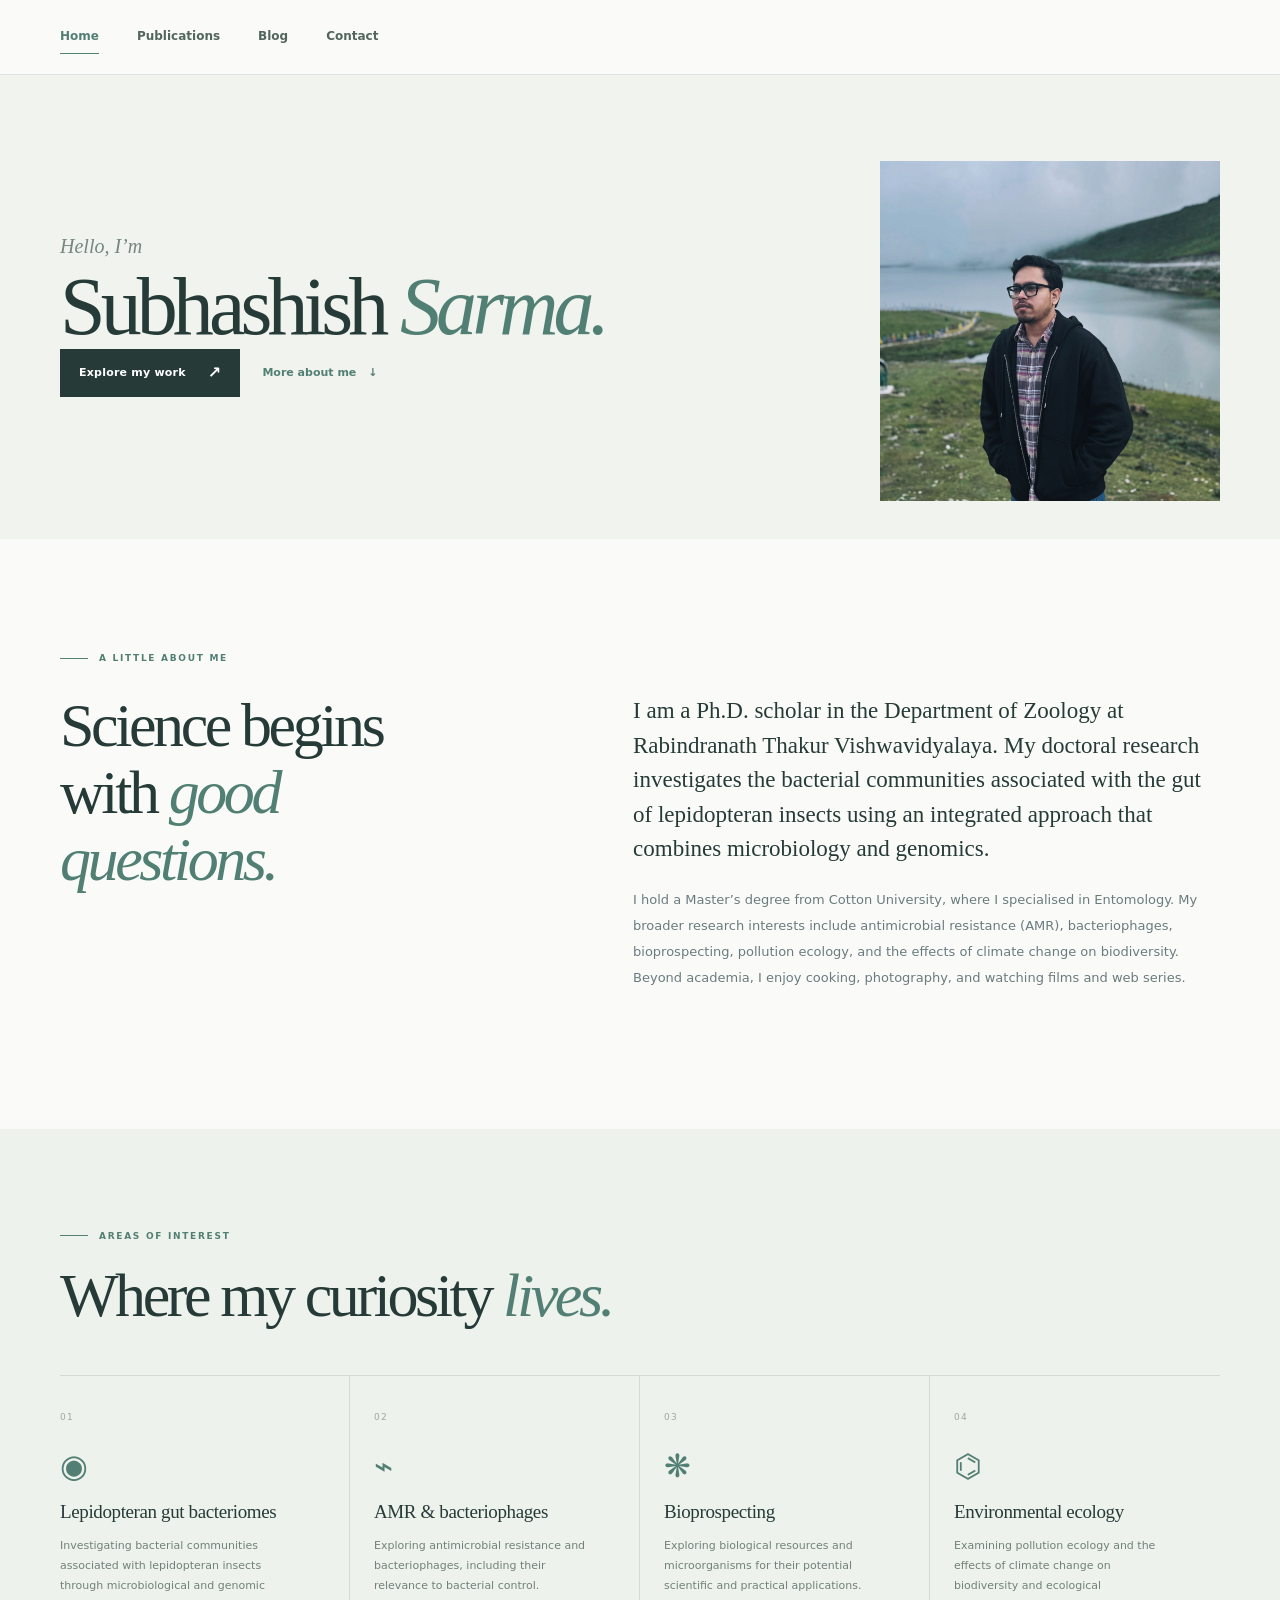
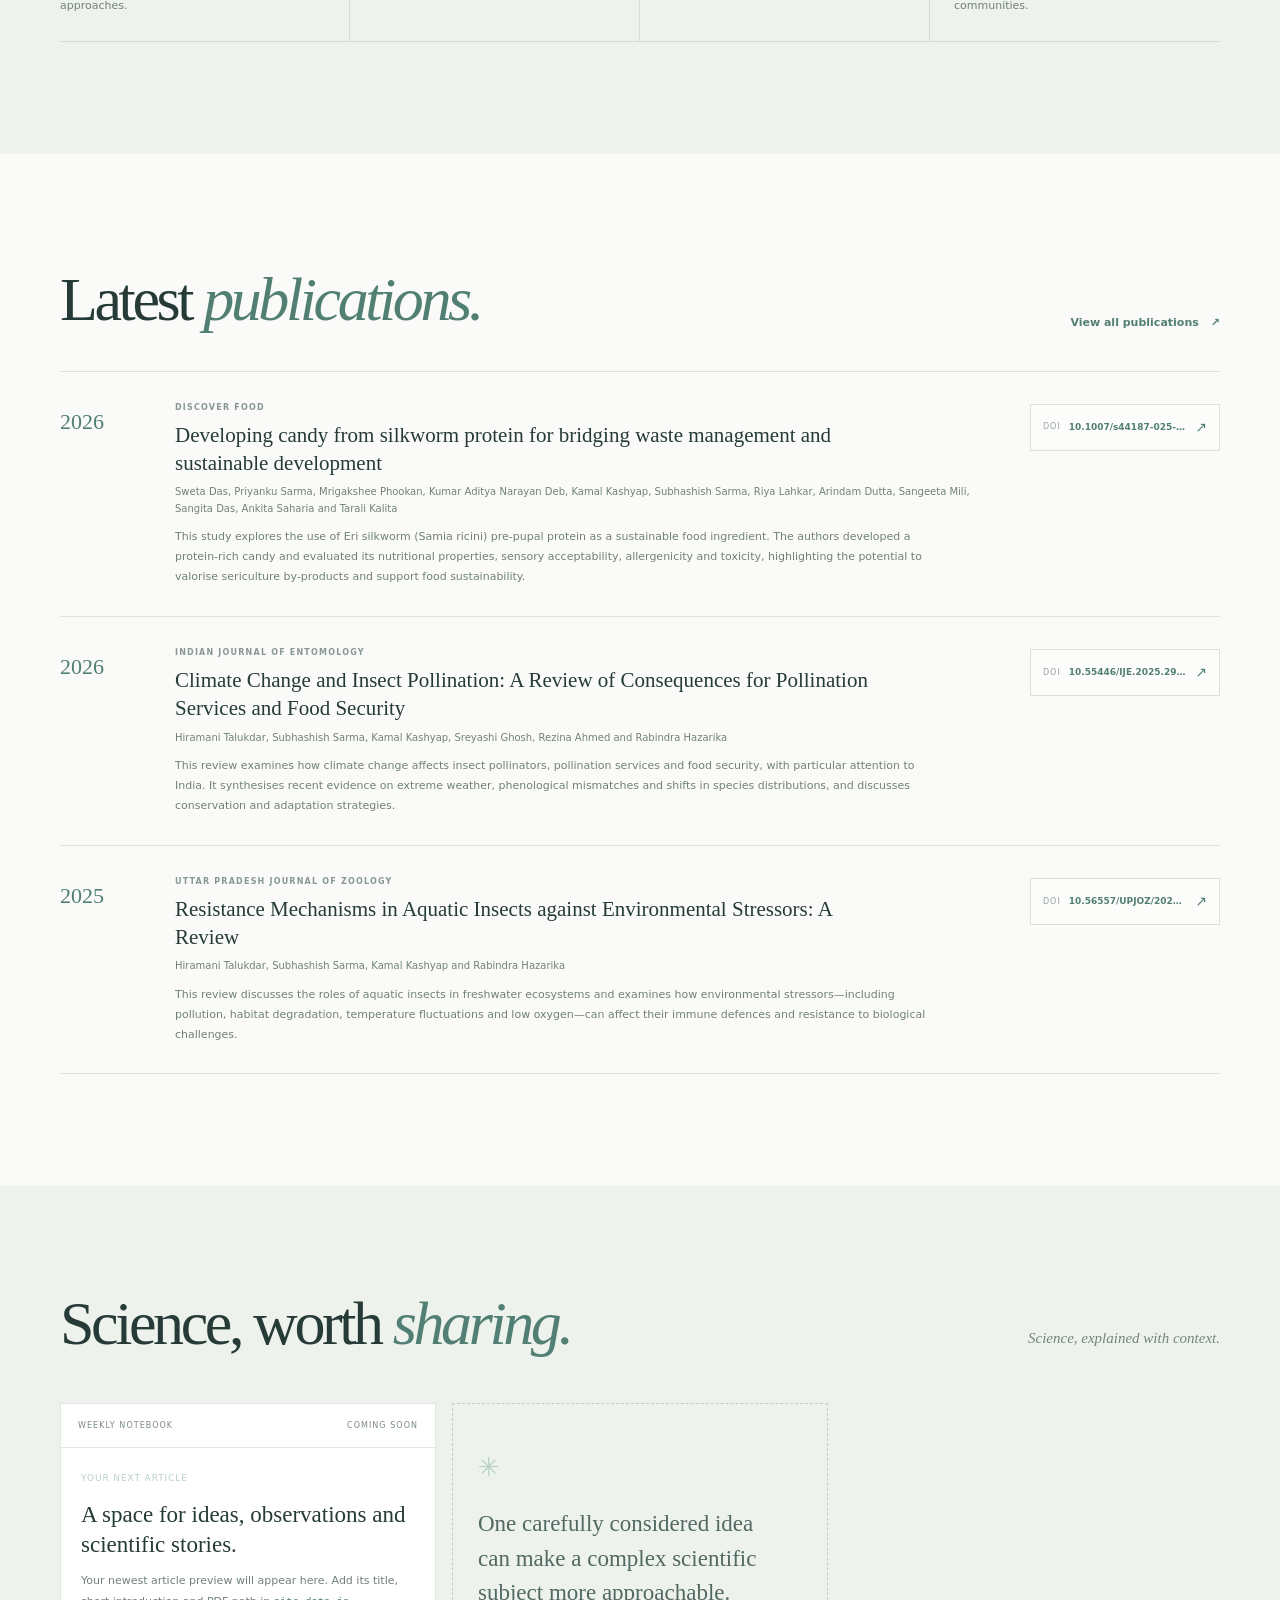
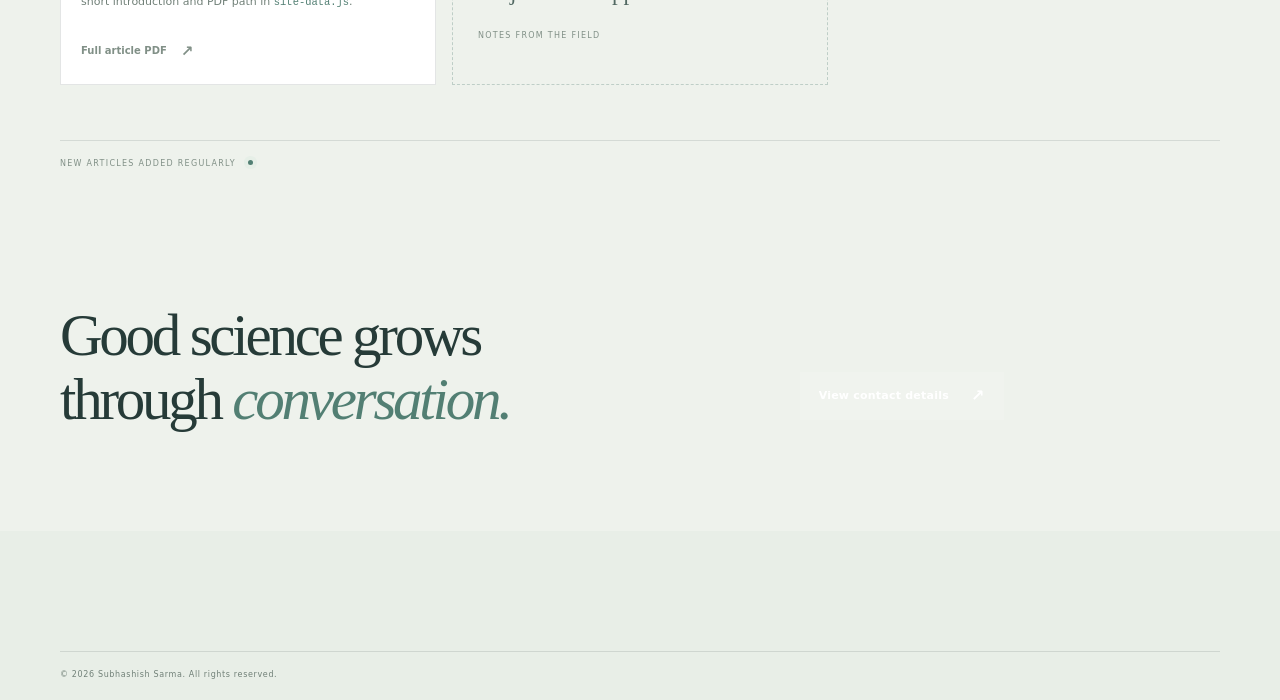
<file: index.html>
<!doctype html>
<html lang="en">
<head>
  <script src="bio-cursor.js" defer></script>
  <meta charset="utf-8">
  <meta name="viewport" content="width=device-width, initial-scale=1">
  <meta name="theme-color" content="#fbfcfa">
  <meta name="description" content="Academic profile of Subhashish Sarma, Ph.D. scholar in Zoology at Rabindranath Thakur Vishwavidyalaya.">
  <title>Subhashish Sarma | Research & Scientific Writing</title>
  <link rel="stylesheet" href="styles.css">
  <script src="site-data.js" defer></script>
  <script src="script.js" defer></script>
</head>
<body>
  <div id="scroll-progress"></div>
  <a class="skip-link" href="#main">Skip to content</a>


  <header class="site-header" id="top">
    <div class="container nav-wrap">
      

      <!-- Main navigation: each section opens its own page as it is completed. -->
      <button class="menu-toggle" id="menu-toggle" aria-label="Open navigation menu" aria-expanded="false" aria-controls="primary-nav">
        <span></span><span></span><span></span>
      </button>
      <nav class="primary-nav" id="primary-nav" aria-label="Main navigation">
        <a class="nav-link active" href="#top">Home</a>
        <a class="nav-link" href="publications.html">Publications</a>
        <a class="nav-link" href="blog.html">Blog</a>
        <a class="nav-link" href="contact.html">Contact</a>
      </nav>
    </div>
  </header>
<main id="main">
    <section class="hero-section">
      <div class="hero-orbit orbit-one" aria-hidden="true"></div>
      <div class="hero-orbit orbit-two" aria-hidden="true"></div>
      <div class="container hero-grid">
        <div class="hero-copy reveal">
          <p class="hero-intro">Hello, I’m</p>
          <h1 data-hero-heading>Subhashish <em>Sarma.</em></h1>
          <div class="hero-actions">
            <a class="button button-primary" href="publications.html">Explore my work <span aria-hidden="true">↗</span></a>
            <a class="text-link" href="#about">More about me <span aria-hidden="true">↓</span></a>
          </div>
          <div class="hero-meta">
          </div>
        </div>
<div class="hero-visual reveal reveal-delay">
          <div class="portrait-frame">
           <div class="portrait-image-wrap">
              <!-- Your photograph is stored at assets/profile.png. The initials appear if the image cannot load. -->
              <div class="portrait-fallback" id="portrait-fallback" aria-label="Photo placeholder">
                <span class="fallback-monogram" data-monogram>SS</span>
                <span class="fallback-caption">YOUR PHOTOGRAPH<br>GOES HERE</span>
              </div>
              <img id="profile-photo" src="assets/profile.png" alt="Portrait of Subhashish Sarma" hidden>
              <div class="portrait-corner" aria-hidden="true"></div>
            </div>
            <div class="portrait-caption"><span class="caption-symbol">✳</span></div>
          </div>
          <div class="science-stamp" aria-hidden="true">
            <svg viewBox="0 0 100 100"><circle cx="50" cy="50" r="44"/><circle cx="50" cy="50" r="31"/><path d="M50 19v62M19 50h62M28 28l44 44M72 28 28 72"/><circle cx="50" cy="50" r="7"/></svg>
            </div>
          </div>
      </div>
    </section>
<section class="section about-section" id="about">
      <div class="container two-column">
        <div class="section-heading reveal">
          <p class="eyebrow"><span class="eyebrow-line"></span> A LITTLE ABOUT ME</p>
          <h2>Science begins<br>with <em>good questions.</em></h2>
        </div>
        <div class="about-content reveal reveal-delay">
          <p class="large-copy" data-about-lead>I am a researcher in zoology interested in understanding the microbial communities associated with insects and the ways these relationships influence insect biology.</p>
          <p data-about-body>My current academic interests centre on insect gut bacteriomes, microbial diversity, probiotic bacteria and sericulture. I am particularly interested in combining microbiological techniques with modern sequencing approaches to better understand insect–microbe associations.</p>
        </div>
      </div>
    </section>
<section class="research-section" id="research-interests">
      <div class="container">
        <div class="section-topline reveal">
          <div>
            <p class="eyebrow"><span class="eyebrow-line"></span> AREAS OF INTEREST</p>
            <h2>Where my curiosity <em>lives.</em></h2>
          </div>
         </div>
        <div class="interest-grid" id="interest-grid">
          <article class="interest-card reveal"><span class="interest-number">01</span><span class="interest-icon icon-cell" aria-hidden="true">◉</span><h3>Insect gut microbiomes</h3><p>Exploring the diversity and functional potential of microorganisms associated with insects.</p></article>
          <article class="interest-card reveal reveal-delay-1"><span class="interest-number">02</span><span class="interest-icon icon-dna" aria-hidden="true">⌁</span><h3>Microbial ecology</h3><p>Understanding microbial communities, their interactions and their ecological roles.</p></article>
          <article class="interest-card reveal reveal-delay-2"><span class="interest-number">03</span><span class="interest-icon icon-leaf" aria-hidden="true">❋</span><h3>Probiotic applications</h3><p>Investigating beneficial bacteria and their potential applications in insect health and rearing.</p></article>
          <article class="interest-card reveal reveal-delay-3"><span class="interest-number">04</span><span class="interest-icon icon-lab" aria-hidden="true">⌬</span><h3>Sericulture research</h3><p>Studying insect biology and microbiome-informed approaches relevant to sericulture.</p></article>
        </div>
      </div>
    </section>
<section class="section publications-section" id="latest-publications">
      <div class="container">
        <div class="section-topline reveal">
          <div>
           <h2>Latest <em>publications.</em></h2>
          </div>
          <a class="text-link dark-link" href="publications.html">View all publications <span aria-hidden="true">↗</span></a>
        </div>
        <div class="publication-list" id="publication-list" aria-live="polite">
          <!-- Publication previews are generated from the publications array in site-data.js. -->
        </div>
       </div>
    </section>
<section class="articles-section" id="latest-articles">
      <div class="container">
        <div class="section-topline reveal">
          <div>
            
            <h2>Science, worth <em>sharing.</em></h2>
          </div>
          <div class="article-heading-note">Science, explained with context.<br></div>
        </div>
        <div class="article-grid" id="article-grid" aria-live="polite">
          <!-- Article previews are generated from the articles array in site-data.js. -->
        </div>
        <div class="articles-bottom"><span>NEW ARTICLES ADDED REGULARLY <span class="pulse-dot"></span></span></div>
      </div>
    </section>
<section class="contact-preview" id="contact-preview">
      <div class="container contact-preview-inner reveal">
        <div><h2>Good science grows<br>through <em>conversation.</em></h2></div>
        <div class="contact-preview-copy"><a class="button button-primary" href="contact.html">View contact details <span aria-hidden="true">↗</span></a><small></small></div>
      </div>
    </section>
  </main>
<footer class="site-footer">
    <div class="container footer-main">
     </div>
    <div class="container footer-bottom"><span>© <span id="current-year"></span> <span data-site-name>Subhashish Sarma</span>. All rights reserved.</span><span> <b></b></span></div>
  </footer>

  <noscript><div class="noscript-message">This website uses a small amount of JavaScript to display publication and article previews. Please enable JavaScript for the full experience.</div></noscript>
<script src="interactions.js" defer></script>
<script src="bio-cursor.js" defer></script>
</body>
</html>
</file>
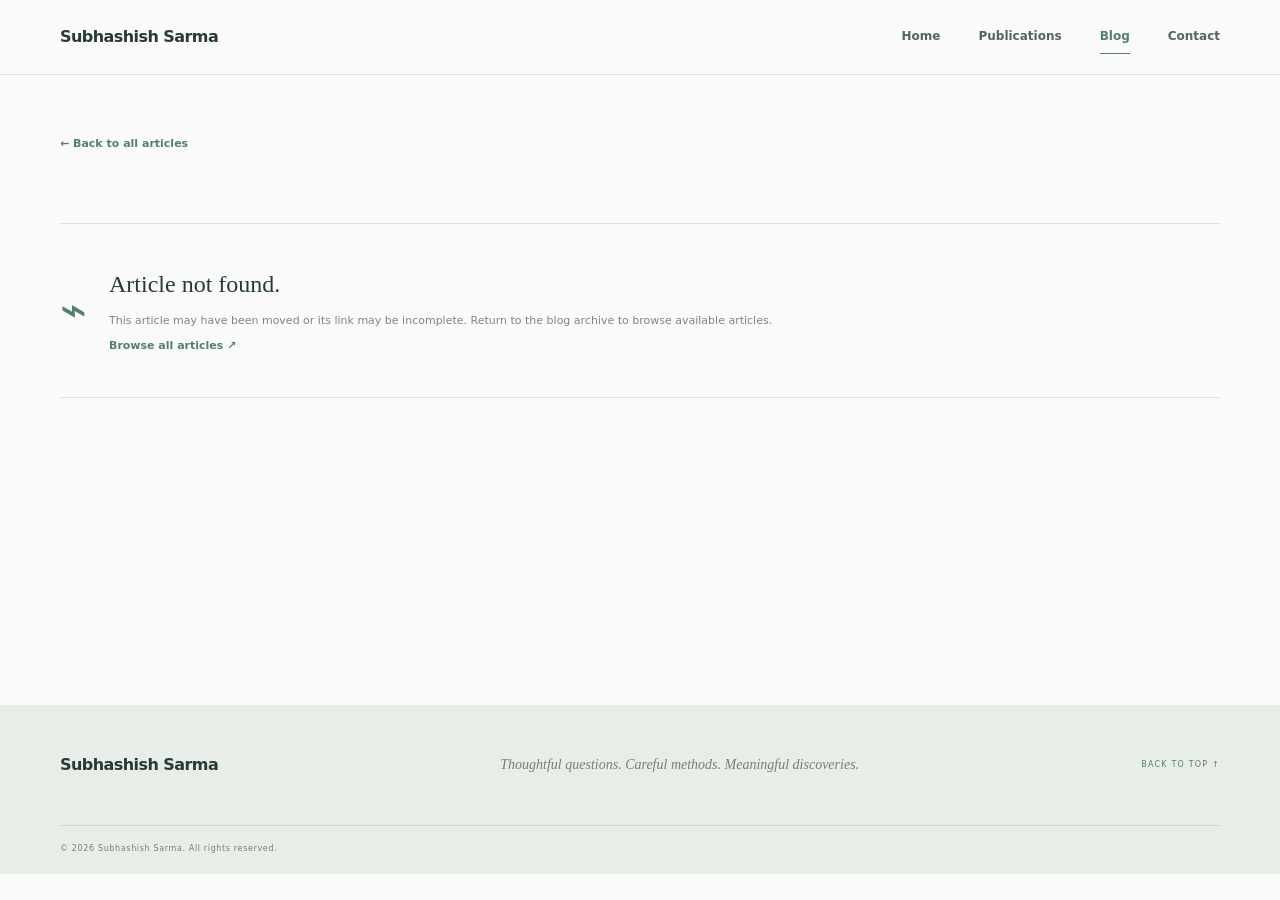
<file: article.html>
<!doctype html>
<html lang="en">
<head>

  <meta charset="utf-8"><meta name="viewport" content="width=device-width, initial-scale=1"><meta name="theme-color" content="#fbfcfa">
  <meta name="description" content="Read a scientific article by Subhashish Sarma."><title>Article | Subhashish Sarma</title>
  <link rel="stylesheet" href="styles.css"><script src="site-data.js" defer></script><script src="article.js" defer></script>
</head>
<body class="article-page">
  <a class="skip-link" href="#main">Skip to content</a>
  <div class="topline"><div class="container topline-inner"><span>ACADEMIC PROFILE <i></i> SCIENTIFIC WRITING</span><span class="topline-note">An article from the research notebook</span></div></div>
  <header class="site-header" id="top"><div class="container nav-wrap">
    <a class="brand" href="index.html"><span class="brand-mark" aria-hidden="true"><svg viewBox="0 0 40 40"><path d="M9 5c22 7 22 23 0 30M31 5C9 12 9 28 31 35M11 10h18M8 17h24M8 24h24M11 31h18"/><circle cx="9" cy="5" r="2"/><circle cx="31" cy="35" r="2"/></svg></span><span class="brand-text"><strong data-site-name>Subhashish Sarma</strong><small>Research & scientific writing</small></span></a>
    <button class="menu-toggle" id="menu-toggle" aria-label="Open navigation menu" aria-expanded="false" aria-controls="primary-nav"><span></span><span></span><span></span></button>
    <nav class="primary-nav" id="primary-nav" aria-label="Main navigation"><a class="nav-link" href="index.html">Home</a><a class="nav-link" href="publications.html">Publications</a><a class="nav-link active" href="blog.html" aria-current="page">Blog</a><a class="nav-link" href="contact.html">Contact</a></nav>
  </div></header>
  <main id="main"><section class="article-detail-section"><div class="container">
    <a class="article-back-link" href="blog.html">← Back to all articles</a>
    <div id="article-detail" class="article-detail"><div class="blog-empty-state"><span class="empty-state-mark">⌁</span><div><h2>Loading article…</h2><p>Please wait while the article details are loaded.</p></div></div></div>
  </div></section></main>
  <footer class="site-footer"><div class="container footer-main"><a class="brand footer-brand" href="index.html"><span class="brand-mark" aria-hidden="true"><svg viewBox="0 0 40 40"><path d="M9 5c22 7 22 23 0 30M31 5C9 12 9 28 31 35M11 10h18M8 17h24M8 24h24M11 31h18"/><circle cx="9" cy="5" r="2"/><circle cx="31" cy="35" r="2"/></svg></span><span class="brand-text"><strong data-site-name>Subhashish Sarma</strong><small>Research & scientific writing</small></span></a><p>Thoughtful questions. Careful methods. Meaningful discoveries.</p><a class="back-top" href="#top">BACK TO TOP ↑</a></div><div class="container footer-bottom"><span>© <span id="current-year"></span> <span data-site-name>Subhashish Sarma</span>. All rights reserved.</span><span>BUILT AROUND CURIOSITY <b>✳</b></span></div></footer>
<script src="bio-cursor.js" defer></script>
</body>
</html>
</file>
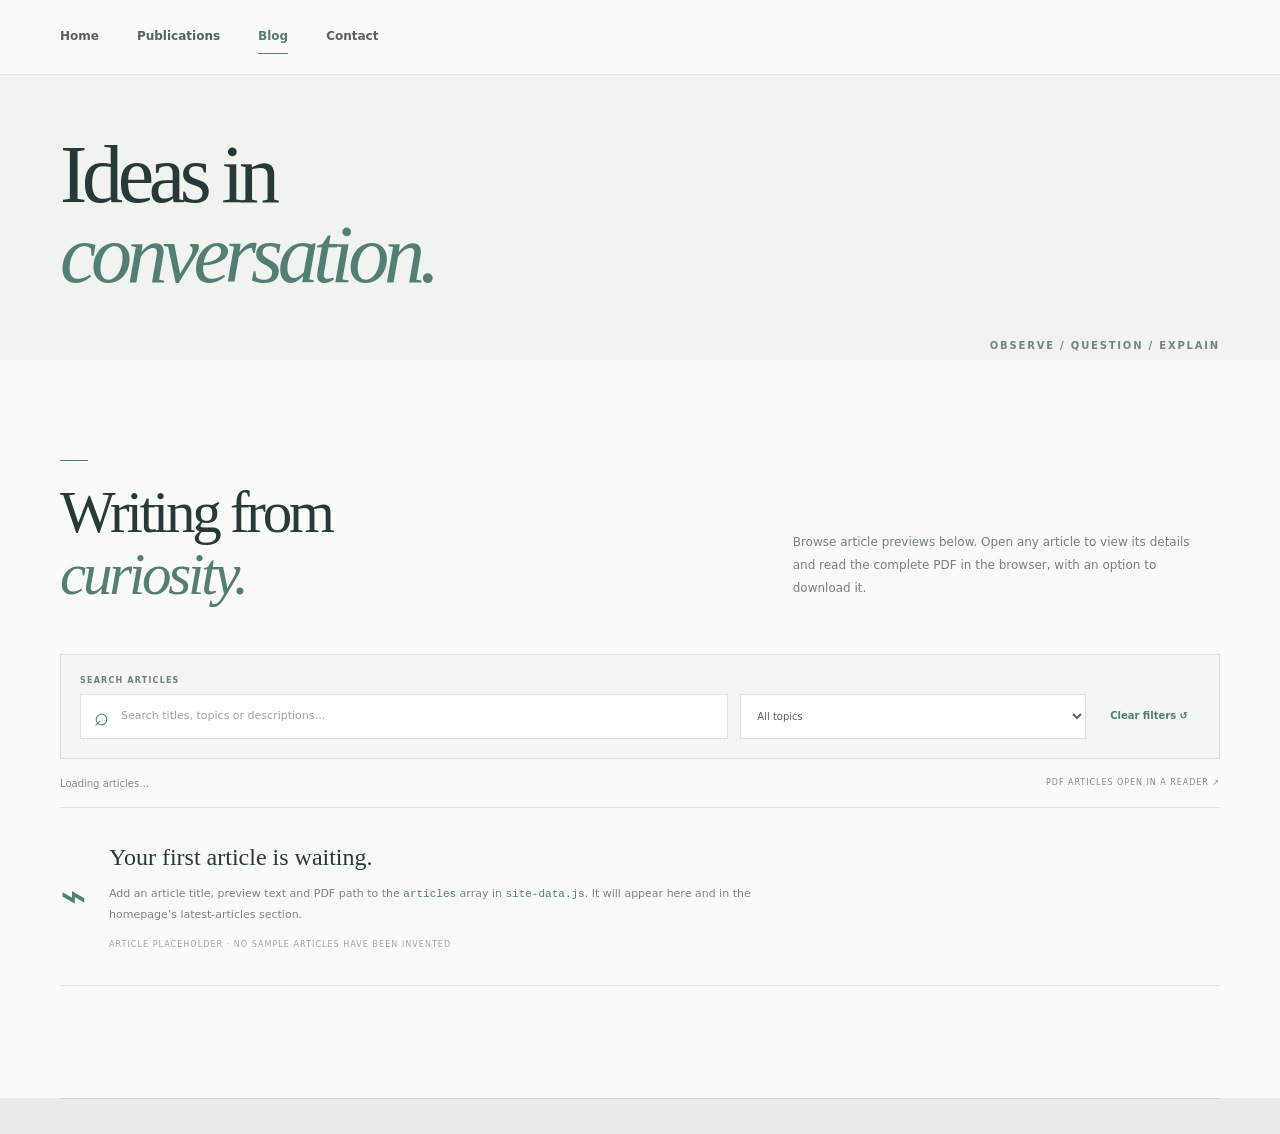
<file: blog.html>
<!DOCTYPE html>
<html lang="en">

<head>
  <script src="bio-cursor.js" defer></script>
  <meta charset="UTF-8">
  <meta name="viewport" content="width=device-width, initial-scale=1">
 <meta name="theme-color" content="#fbfcfa">
  <meta name="description"
    content="Scientific articles and field notes by Subhashish Sarma.">

  <title>Blog | Subhashish Sarma</title>

  <link rel="stylesheet" href="styles.css">

  <script src="site-data.js" defer></script>
  <script src="blog.js" defer></script>
  <script src="interactions.js" defer></script>
</head>

<body class="blog-page">

  <!-- Scroll progress -->
  <div id="scroll-progress"></div>

  <a class="skip-link" href="#main">Skip to content</a>

  <!-- Navigation -->
  <header class="site-header" id="top">

    <div class="container nav-wrap">

      <button
        class="menu-toggle"
        id="menu-toggle"
        aria-label="Open navigation menu"
        aria-expanded="false"
        aria-controls="primary-nav">

        <span></span>
        <span></span>
        <span></span>

      </button>

      <nav class="primary-nav" id="primary-nav"
        aria-label="Main navigation">

        <a class="nav-link" href="index.html">Home</a>

        <a class="nav-link" href="publications.html">
          Publications
        </a>

        <a class="nav-link active"
          href="blog.html"
          aria-current="page">
          Blog
        </a>

        <a class="nav-link" href="contact.html">
          Contact
        </a>

      </nav>

    </div>

  </header>


  <main id="main">

    <!-- Blog Hero Section -->
    <section class="blog-hero">

      <div class="container blog-hero-inner">

        <!-- Left side: Main heading -->
        <div class="blog-hero-copy">

          <h1>
            Ideas in<br>
            <em>conversation.</em>
          </h1>

        </div>

        <!-- Right side: Text only, no artwork -->
        <div class="blog-hero-art">

          <span class="blog-art-label">
            OBSERVE / QUESTION / EXPLAIN
          </span>

        </div>

      </div>

    </section>


    <!-- Blog Archive Section -->
    <section class="blog-archive-section">

      <div class="container">

        <!-- Section introduction -->
        <div class="blog-intro-row">

          <div>

            <p class="eyebrow">
              <span class="eyebrow-line"></span>
            </p>

            <h2>
              Writing from<br>
              <em>curiosity.</em>
            </h2>

          </div>

          <p class="blog-intro-note">
            Browse article previews below. Open any article to view
            its details and read the complete PDF in the browser,
            with an option to download it.
          </p>

        </div>


        <!-- Search and filters -->
        <div class="blog-controls">

          <label class="blog-search-label" for="blog-search">
            Search articles
          </label>

          <div class="blog-search-wrap">

            <span aria-hidden="true">⌕</span>

            <input
              id="blog-search"
              type="search"
              placeholder="Search titles, topics or descriptions…"
              autocomplete="off">

          </div>


          <label class="sr-only" for="blog-category">
            Filter by topic
          </label>

          <select id="blog-category">

            <option value="all">All topics</option>

          </select>


          <button
            class="filter-reset"
            id="blog-clear"
            type="button">

            Clear filters
            <span aria-hidden="true">↺</span>

          </button>

        </div>


        <!-- Search results information -->
        <div class="blog-results-line">

          <p id="blog-results" aria-live="polite">
            Loading articles…
          </p>

          <span>
            PDF ARTICLES OPEN IN A READER ↗
          </span>

        </div>


        <!-- Article grid -->
        <div
          id="blog-grid"
          class="blog-archive-grid"
          aria-live="polite">

          <div class="blog-empty-state">

            <span class="empty-state-mark" aria-hidden="true">
              ⌁
            </span>

            <div>

              <h2>Your first article is waiting.</h2>

              <p>
                Add an article title, preview text and PDF path to
                the <code>articles</code> array in
                <code>site-data.js</code>. It will appear here and
                in the homepage’s latest-articles section.
              </p>

              <span class="empty-state-hint">
                ARTICLE PLACEHOLDER · NO SAMPLE ARTICLES HAVE BEEN INVENTED
              </span>

            </div>

          </div>

        </div>

      </div>

    </section>

  </main>


  <!-- Footer -->
  <footer class="site-footer">

    <div class="container footer-bottom">

      <span>
        © <span id="current-year"></span>
        <span data-site-name>Subhashish Sarma</span>.
        All rights reserved.
      </span>

    </div>

  </footer>
<script src="bio-cursor.js" defer></script>
</body>
</html>
</file>
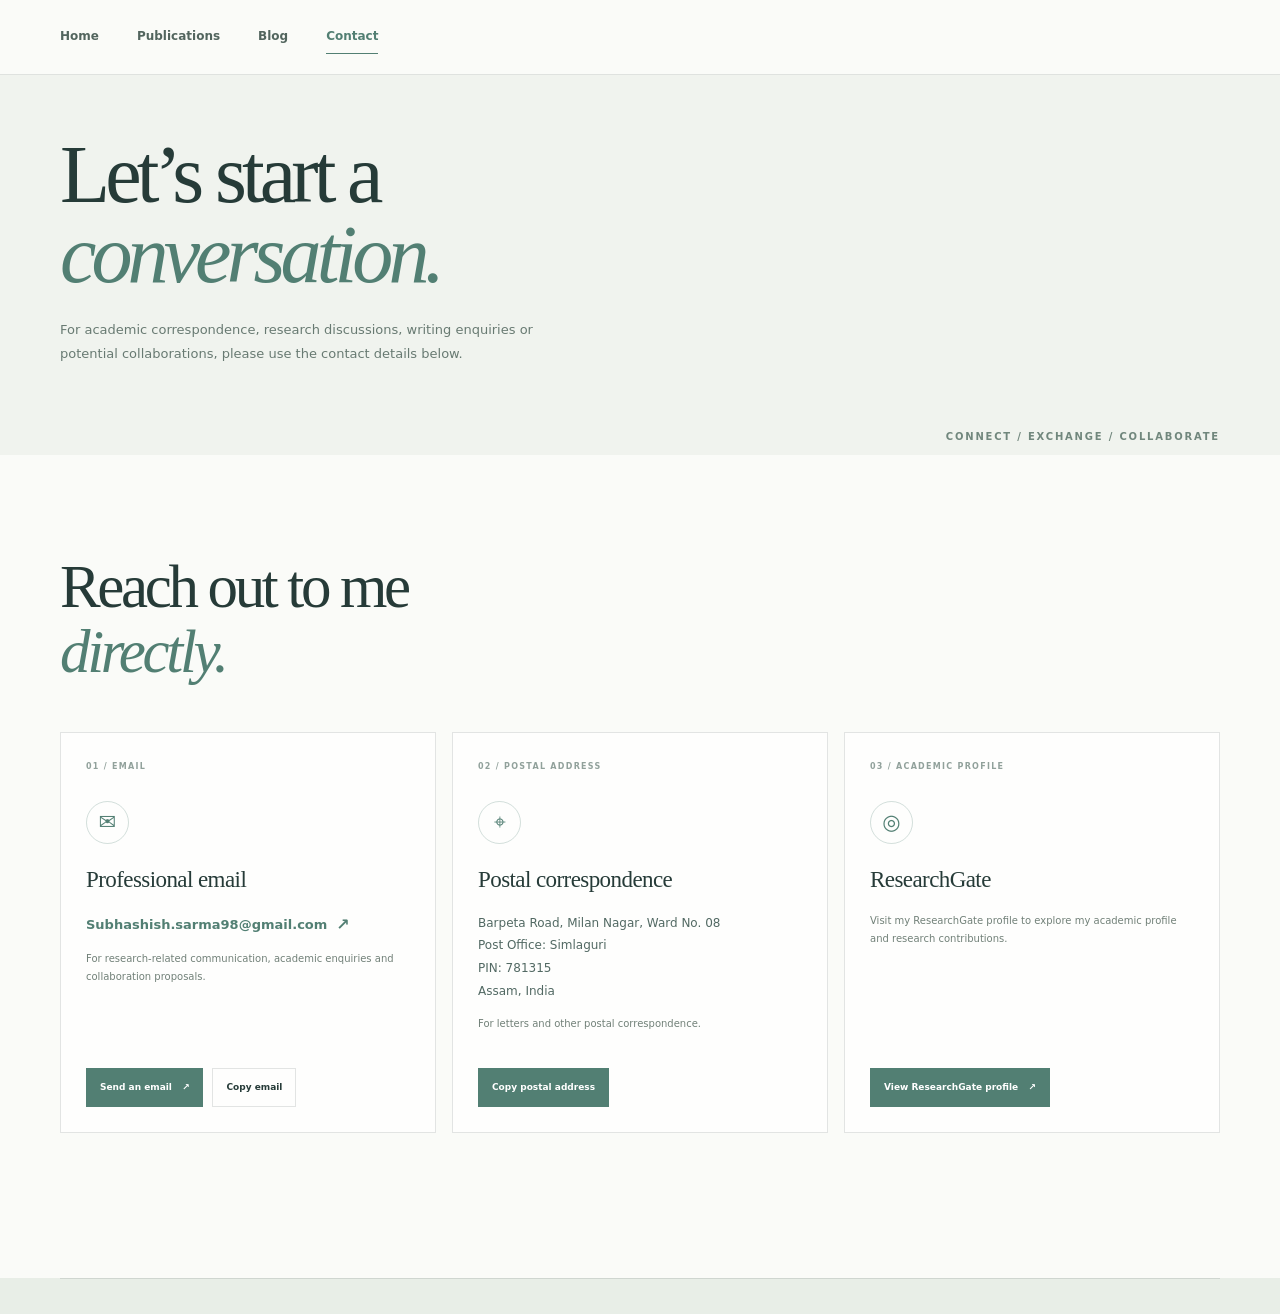
<file: contact.html>
<!doctype html>
<html lang="en">
<head>
  <script src="bio-cursor.js" defer></script>
  <meta charset="utf-8">
  <meta name="viewport" content="width=device-width, initial-scale=1">
  <meta name="theme-color" content="#fbfcfa">
  <meta name="description" content="Professional contact information for Subhashish Sarma, Ph.D. scholar in Zoology.">
  <title>Contact | Subhashish Sarma</title>
  <link rel="stylesheet" href="styles.css">
  <script src="site-data.js" defer></script>
  <script src="contact.js" defer></script>
  <script src="interactions.js" defer></script>
</head>

<body class="contact-page">
  <div id="scroll-progress"></div>
  <a class="skip-link" href="#main">Skip to content</a>

  <header class="site-header" id="top">
    <div class="container nav-wrap">
      <button class="menu-toggle" id="menu-toggle" type="button"
        aria-label="Open navigation menu" aria-expanded="false"
        aria-controls="primary-nav">
        <span></span><span></span><span></span>
      </button>

      <nav class="primary-nav" id="primary-nav" aria-label="Main navigation">
        <a class="nav-link" href="index.html">Home</a>
        <a class="nav-link" href="publications.html">Publications</a>
        <a class="nav-link" href="blog.html">Blog</a>
        <a class="nav-link active" href="contact.html" aria-current="page">Contact</a>
      </nav>
    </div>
  </header>

  <main id="main">
    <section class="contact-hero">
      <div class="container contact-hero-inner">
        <div class="contact-hero-copy">
          <h1>Let’s start a<br><em>conversation.</em></h1>
          <p>
            For academic correspondence, research discussions, writing
            enquiries or potential collaborations, please use the contact
            details below.
          </p>
        </div>

        <div class="contact-hero-art" aria-label="Connect, exchange and collaborate">
          <span class="contact-art-label">CONNECT / EXCHANGE / COLLABORATE</span>
        </div>
      </div>
    </section>

    <section class="contact-content-section">
      <div class="container">
        <div class="contact-intro-row">
          <h2>Reach out to me<br><em>directly.</em></h2>
        </div>

        <div class="contact-card-grid">
          <article class="contact-detail-card contact-email-card">
            <span class="contact-card-index">01 / EMAIL</span>
            <span class="contact-icon" aria-hidden="true">✉</span>
            <h2>Professional email</h2>

            <a class="contact-value contact-email-value"
              data-email-link href="mailto:Subhashish.sarma98@gmail.com">
              <span data-contact-email>Subhashish.sarma98@gmail.com</span>
              <span aria-hidden="true">↗</span>
            </a>

            <p>
              For research-related communication, academic enquiries and
              collaboration proposals.
            </p>

            <div class="contact-actions">
              <a class="contact-action-button primary-contact-action"
                data-email-link href="mailto:Subhashish.sarma98@gmail.com">
                Send an email <span aria-hidden="true">↗</span>
              </a>
              <button class="contact-action-button" type="button" data-copy="email">
                Copy email
              </button>
            </div>
          </article>

          <article class="contact-detail-card">
            <span class="contact-card-index">02 / POSTAL ADDRESS</span>
            <span class="contact-icon" aria-hidden="true">⌖</span>
            <h2>Postal correspondence</h2>

            <address class="contact-address" data-contact-address>
              Barpeta Road, Milan Nagar, Ward No. 08<br>
              Post Office: Simlaguri<br>
              PIN: 781315<br>
              Assam, India
            </address>

            <p>For letters and other postal correspondence.</p>

            <div class="contact-actions">
              <button class="contact-action-button primary-contact-action"
                type="button" data-copy="address">
                Copy postal address
              </button>
            </div>
          </article>

          <article class="contact-detail-card contact-profile-card">
            <span class="contact-card-index">03 / ACADEMIC PROFILE</span>
            <span class="contact-icon" aria-hidden="true">◎</span>
            <h2>ResearchGate</h2>
            <p>
              Visit my ResearchGate profile to explore my academic profile
              and research contributions.
            </p>

            <div class="contact-actions">
              <a class="contact-action-button primary-contact-action"
                data-researchgate-link
                href="https://www.researchgate.net/profile/Subhashish-Sarma-2?ev=hdr_xprf"
                target="_blank" rel="noopener noreferrer">
                View ResearchGate profile <span aria-hidden="true">↗</span>
              </a>
            </div>
          </article>
        </div>

        <p class="contact-copy-status" id="contact-copy-status"
          role="status" aria-live="polite"></p>
      </div>
    </section>
  </main>

  <footer class="site-footer">
    <div class="container footer-bottom">
      <span>
        © <span id="current-year"></span>
        <span data-site-name>Subhashish Sarma</span>. All rights reserved.
      </span>
    </div>
  </footer>
<script src="bio-cursor.js" defer></script>
</body>
</html>
</file>
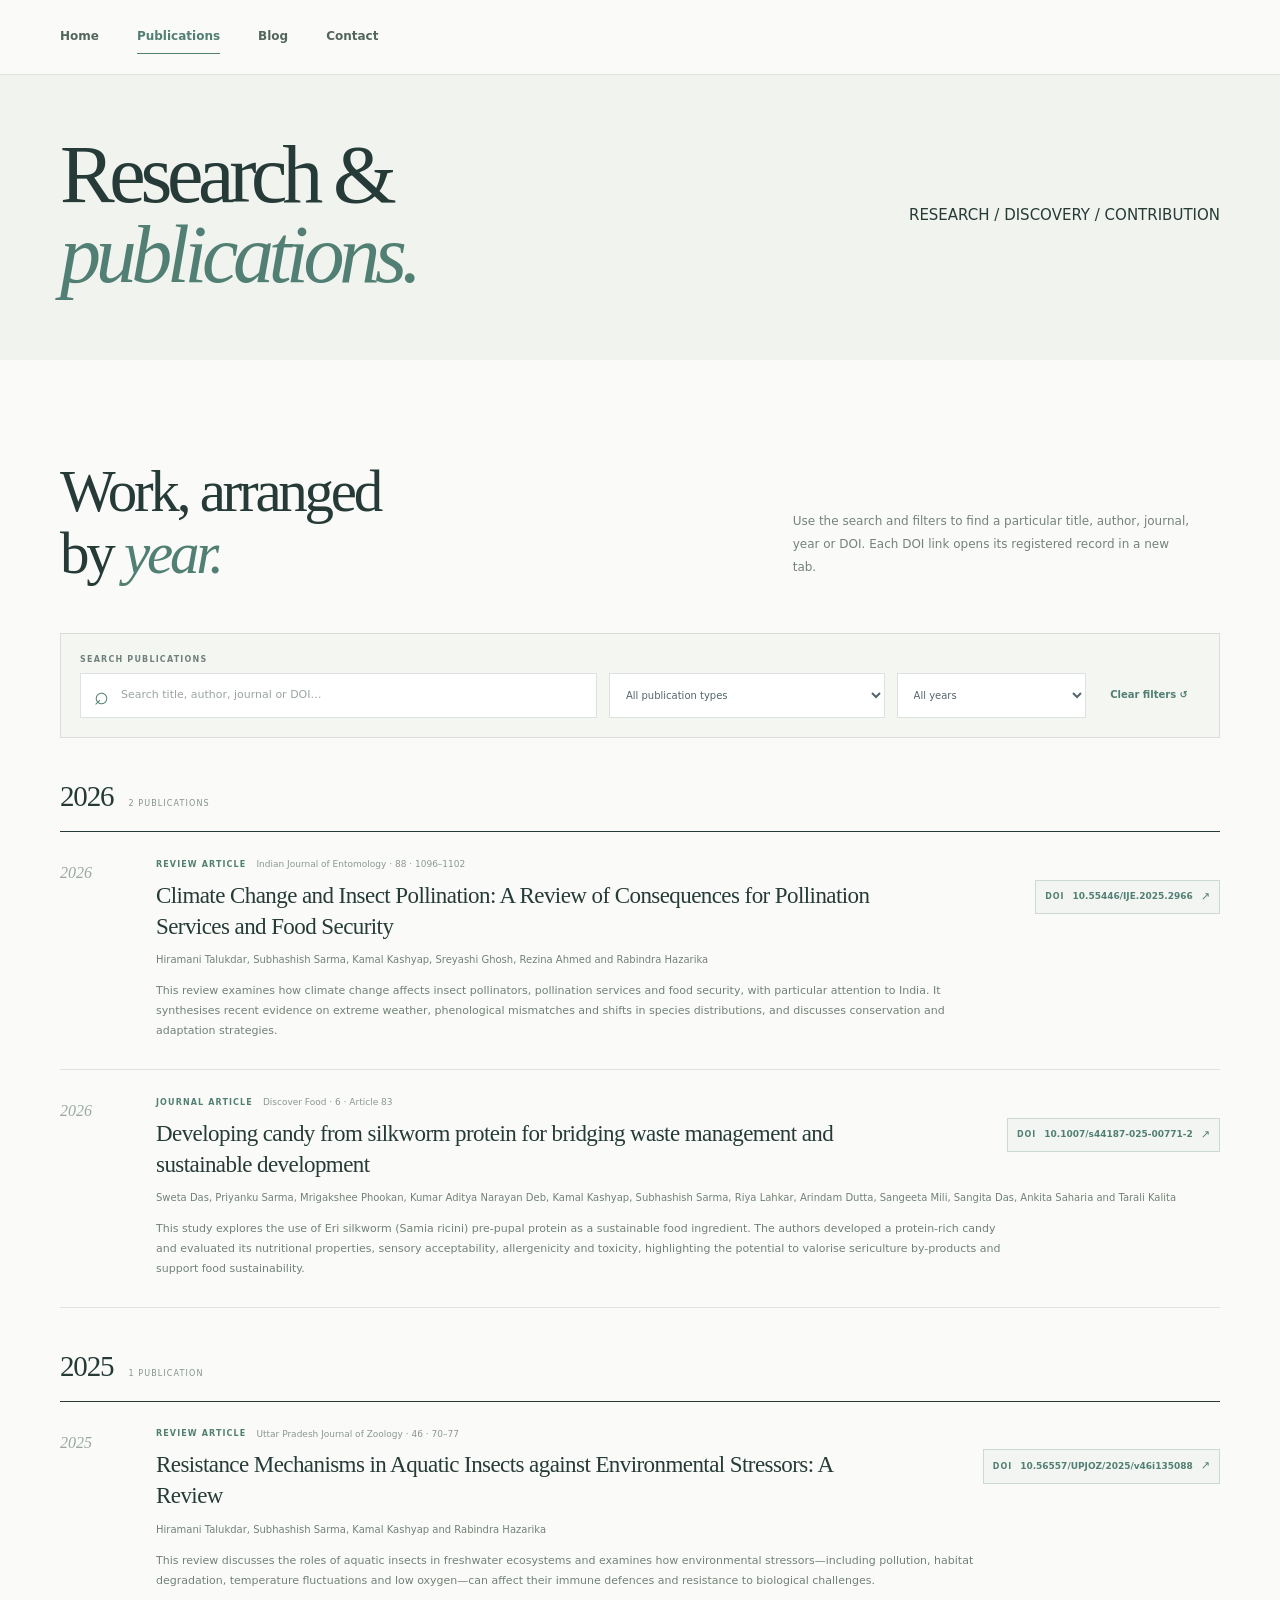
<file: publications.html>
<!doctype html>
<html lang="en">
<head>
  <script src="bio-cursor.js" defer></script>
  <meta charset="utf-8">
  <meta name="viewport" content="width=device-width, initial-scale=1">
 <meta name="theme-color" content="#fbfcfa">
  <meta name="description" content="Publications by Subhashish Sarma, including peer-reviewed research and review articles.">
  <title>Publications | Subhashish Sarma</title>
  <link rel="stylesheet" href="styles.css">
  <script src="site-data.js" defer></script>
  <script src="publications.js" defer></script>
  <script src="interactions.js" defer></script>
</head>

<body class="publications-page">
  <div id="scroll-progress"></div>
  <a class="skip-link" href="#main">Skip to content</a>

  <header class="site-header" id="top">
    <div class="container nav-wrap">
      <button class="menu-toggle" id="menu-toggle" type="button"
        aria-label="Open navigation menu" aria-expanded="false"
        aria-controls="primary-nav">
        <span></span><span></span><span></span>
      </button>

      <nav class="primary-nav" id="primary-nav" aria-label="Main navigation">
        <a class="nav-link" href="index.html">Home</a>
        <a class="nav-link active" href="publications.html" aria-current="page">Publications</a>
        <a class="nav-link" href="blog.html">Blog</a>
        <a class="nav-link" href="contact.html">Contact</a>
      </nav>
    </div>
  </header>

  <main id="main">
    <section class="publications-hero">
      <div class="container publications-hero-inner">
        <div class="publications-hero-copy">
          <h1>Research &amp;<br><em>publications.</em></h1>
        </div>

        <div class="publications-hero-art" aria-label="Research, discovery and contribution">
          <span class="publications-art-label">RESEARCH / DISCOVERY / CONTRIBUTION</span>
        </div>
      </div>
    </section>

    <section class="publications-content-section">
      <div class="container">
        <div class="publication-intro-row">
          <div>
            <h2>Work, arranged<br>by <em>year.</em></h2>
          </div>
          <p class="publication-intro-note">
            Use the search and filters to find a particular title, author,
            journal, year or DOI. Each DOI link opens its registered record
            in a new tab.
          </p>
        </div>

        <div class="publication-controls" aria-label="Publication filters">
          <label class="publication-search-label" for="publication-search">
            Search publications
          </label>

          <div class="publication-search-wrap">
            <span aria-hidden="true">⌕</span>
            <input id="publication-search" type="search"
              placeholder="Search title, author, journal or DOI…"
              autocomplete="off">
          </div>

          <label class="sr-only" for="publication-type">Filter by type</label>
          <select id="publication-type">
            <option value="all">All publication types</option>
            <option value="journal-article">Journal articles</option>
            <option value="conference-proceeding">Conference proceedings</option>
            <option value="review-article">Review articles</option>
            <option value="other">Other contributions</option>
          </select>

          <label class="sr-only" for="publication-year">Filter by year</label>
          <select id="publication-year">
            <option value="all">All years</option>
          </select>

          <button class="filter-reset" id="clear-filters" type="button">
            Clear filters <span aria-hidden="true">↺</span>
          </button>
        </div>

        <div id="publication-archive" class="publication-archive" aria-live="polite">
          <div class="publication-empty-state">
            <div class="empty-state-mark" aria-hidden="true">⌁</div>
            <div>
              <h2>Your scholarly record will appear here.</h2>
              <p>
                Add your verified publication details in
                <code>site-data.js</code>. The archive will automatically
                arrange entries from newest to oldest.
              </p>
            </div>
          </div>
        </div>
      </div>
    </section>
  </main>

  <footer class="site-footer">
    <div class="container footer-bottom">
      <span>
        © <span id="current-year"></span>
        <span data-site-name>Subhashish Sarma</span>. All rights reserved.
      </span>
    </div>
  </footer>
<script src="bio-cursor.js" defer></script>
</body>
</html>
</file>
<file: styles.css>
/* =====================================================================
   DESIGN SETTINGS — change these variables to adjust the whole website
   ===================================================================== */
:root {
  --ink: #142e36;
  --ink-soft: #31505a;
  --teal: #2d8279;
  --mint: #a9d5c6;
  --paper: #f7f8f4;
  --white: #ffffff;
  --sand: #e8e9df;
  --muted: #718087;
  --line: rgba(20, 46, 54, .14);
  --night: #102b35;
  --night-2: #183a43;
  --serif: Georgia, 'Times New Roman', serif;
  --sans: Inter, ui-sans-serif, system-ui, -apple-system, BlinkMacSystemFont, 'Segoe UI', sans-serif;
  --content-width: 1160px;
}

* { box-sizing: border-box; }
html { scroll-behavior: smooth; scroll-padding-top: 92px; }
body { margin: 0; color: var(--ink); background: var(--paper); font-family: var(--sans); font-size: 15px; line-height: 1.65; -webkit-font-smoothing: antialiased; }
body.menu-open { overflow: hidden; }
a { color: inherit; text-decoration: none; }
button { font: inherit; }
.container { width: min(var(--content-width), calc(100% - 64px)); margin-inline: auto; }
.skip-link { position: absolute; z-index: 100; top: -60px; left: 12px; padding: 10px 14px; color: white; background: var(--ink); }
.skip-link:focus { top: 12px; }

/* Small top strip and main navigation */
.topline { background: var(--night); color: #b7c9c8; font-size: 9px; letter-spacing: .16em; }
.topline-inner { min-height: 34px; display: flex; align-items: center; justify-content: space-between; gap: 20px; }
.topline i { display: inline-block; width: 3px; height: 3px; margin: 0 8px 2px; border-radius: 50%; background: var(--mint); }
.topline-note { color: #8da6a5; letter-spacing: .07em; text-transform: none; }
.site-header { position: sticky; top: 0; z-index: 50; background: rgba(247, 248, 244, .94); border-bottom: 1px solid transparent; backdrop-filter: blur(14px); transition: border-color .25s, box-shadow .25s; }
.site-header.scrolled { border-color: var(--line); box-shadow: 0 8px 30px rgba(16, 43, 53, .06); }
.nav-wrap { min-height: 82px; display: flex; align-items: center; justify-content: space-between; gap: 30px; }
.brand { display: inline-flex; align-items: center; gap: 11px; min-width: 220px; }
.brand-mark { display: grid; width: 42px; height: 42px; place-items: center; color: var(--teal); border: 1px solid rgba(45, 130, 121, .35); border-radius: 50%; }
.brand-mark svg { width: 29px; fill: none; stroke: currentColor; stroke-width: 1.4; stroke-linecap: round; stroke-linejoin: round; }
.brand-mark svg circle { fill: currentColor; stroke: none; }
.brand-text { display: flex; flex-direction: column; line-height: 1.25; }
.brand-text strong { font-family: var(--serif); font-size: 16px; font-weight: 600; letter-spacing: -.02em; }
.brand-text small { margin-top: 4px; color: var(--muted); font-size: 9px; letter-spacing: .12em; text-transform: uppercase; }
.primary-nav { display: flex; align-items: center; gap: clamp(22px, 3.5vw, 46px); }
.nav-link { position: relative; padding: 9px 0; color: #53666b; font-size: 12px; font-weight: 550; transition: color .2s; }
.nav-link::after { position: absolute; right: 0; bottom: 2px; left: 0; height: 1px; content: ''; background: var(--teal); transform: scaleX(0); transform-origin: left; transition: transform .25s; }
.nav-link:hover, .nav-link.active { color: var(--teal); }
.nav-link:hover::after, .nav-link.active::after { transform: scaleX(1); }
.menu-toggle { display: none; }

/* Hero */
.hero-section { position: relative; overflow: hidden; min-height: 660px; padding: 83px 0 36px; color: white; background: var(--night); isolation: isolate; }
.hero-section::before { position: absolute; z-index: -2; top: -380px; right: -190px; width: 790px; height: 790px; content: ''; border: 1px solid rgba(169, 213, 198, .12); border-radius: 50%; box-shadow: 0 0 0 75px rgba(169, 213, 198, .025), 0 0 0 150px rgba(169, 213, 198, .02); }
.hero-section::after { position: absolute; z-index: -2; right: 0; bottom: 0; left: 0; height: 1px; content: ''; background: linear-gradient(90deg, transparent, rgba(169, 213, 198, .35), transparent); }
.hero-orbit { position: absolute; z-index: -1; border: 1px solid rgba(169, 213, 198, .12); border-radius: 50%; pointer-events: none; }
.orbit-one { top: 170px; right: 9%; width: 370px; height: 370px; }
.orbit-two { top: 225px; right: 13%; width: 260px; height: 260px; border-style: dashed; animation: slow-spin 42s linear infinite; }
.hero-grid { display: grid; grid-template-columns: 1.1fr .9fr; align-items: center; gap: 8%; }
.hero-copy { position: relative; z-index: 2; padding: 20px 0 43px; }
.eyebrow { display: flex; align-items: center; gap: 11px; margin: 0 0 26px; color: var(--teal); font-size: 9px; font-weight: 650; letter-spacing: .19em; text-transform: uppercase; }
.eyebrow-line { display: inline-block; width: 28px; height: 1px; background: currentColor; }
.hero-section .eyebrow { color: var(--mint); }
.hero-intro { margin: 0 0 -7px; color: #a9c0bd; font-family: var(--serif); font-size: 22px; font-style: italic; }
h1, h2, h3, p { margin-top: 0; }
.hero-copy h1 { max-width: 700px; margin: 0; font-family: var(--serif); font-size: clamp(55px, 7vw, 91px); font-weight: 400; letter-spacing: -.065em; line-height: .99; }
.hero-copy h1 em, h2 em { color: var(--mint); font-weight: 400; }
.hero-role { margin: 23px 0 12px; color: #d2e1dc; font-size: 14px; font-weight: 550; letter-spacing: .03em; }
.hero-description { max-width: 510px; margin-bottom: 29px; color: #a9bcbd; font-size: 14px; line-height: 1.9; }
.hero-actions { display: flex; align-items: center; gap: 27px; flex-wrap: wrap; }
.button { display: inline-flex; align-items: center; justify-content: center; gap: 22px; min-height: 48px; padding: 0 19px; font-size: 11px; font-weight: 650; letter-spacing: .02em; transition: transform .2s, background .2s, color .2s; }
.button:hover { transform: translateY(-2px); }
.button-primary { color: var(--night); background: var(--mint); }
.button-primary:hover { background: #c4e2d6; }
.button span { font-size: 16px; }
.text-link { display: inline-flex; align-items: center; gap: 12px; color: #d5e2df; font-size: 11px; font-weight: 550; transition: gap .2s, color .2s; }
.text-link:hover { gap: 17px; color: var(--mint); }
.hero-meta { display: flex; align-items: center; gap: 9px; margin-top: 61px; color: #91aaa9; font-size: 10px; letter-spacing: .035em; }
.status-dot, .pulse-dot { width: 6px; height: 6px; border-radius: 50%; background: var(--mint); box-shadow: 0 0 0 4px rgba(169, 213, 198, .12); }
.hero-visual { position: relative; width: min(100%, 390px); justify-self: end; padding: 24px 23px 25px; }
.portrait-frame { position: relative; z-index: 1; padding: 12px; border: 1px solid rgba(169, 213, 198, .35); background: rgba(255, 255, 255, .035); box-shadow: 20px 24px 70px rgba(0, 0, 0, .17); transform: rotate(1.5deg); }
.portrait-topline, .portrait-caption { display: flex; align-items: center; justify-content: space-between; color: #90aaa7; font-size: 8px; letter-spacing: .15em; }
.portrait-topline { padding: 4px 3px 12px; }
.portrait-image-wrap { position: relative; overflow: hidden; height: 390px; background: linear-gradient(145deg, #d5e1d7 0%, #789b91 42%, #335d5c 100%); }
.portrait-image-wrap::after { position: absolute; inset: 0; content: ''; background: linear-gradient(180deg, transparent 50%, rgba(9, 31, 36, .2)); pointer-events: none; }
#profile-photo { display: block; width: 100%; height: 100%; object-fit: cover; object-position: center 30%; }
#profile-photo[hidden], .portrait-fallback[hidden] { display: none; }
.portrait-fallback { display: flex; width: 100%; height: 100%; flex-direction: column; align-items: center; justify-content: center; color: #eaf4ec; background: radial-gradient(circle at 50% 35%, rgba(224, 241, 225, .26), transparent 34%), linear-gradient(145deg, #71958a, #284d50); }
.fallback-monogram { display: grid; width: 130px; height: 130px; place-items: center; margin-bottom: 22px; border: 1px solid rgba(255, 255, 255, .52); border-radius: 50%; font-family: var(--serif); font-size: 55px; font-style: italic; }
.fallback-caption { font-size: 8px; letter-spacing: .2em; line-height: 1.8; text-align: center; }
.portrait-corner { position: absolute; right: 12px; bottom: 12px; width: 48px; height: 48px; border-right: 1px solid rgba(255, 255, 255, .6); border-bottom: 1px solid rgba(255, 255, 255, .6); }
.portrait-caption { min-height: 34px; padding: 9px 3px 0; }
.caption-symbol { color: var(--mint); font-size: 17px; }
.science-stamp { position: absolute; z-index: 2; top: 1px; right: -4px; display: grid; width: 102px; height: 102px; place-items: center; color: var(--mint); }
.science-stamp svg { position: absolute; inset: 0; width: 100%; height: 100%; fill: none; stroke: currentColor; stroke-width: .7; opacity: .8; }
.science-stamp span { font-size: 7px; letter-spacing: .15em; line-height: 1.5; text-align: center; }
.floating-note { position: absolute; z-index: 3; right: -14px; bottom: 70px; display: flex; align-items: center; gap: 9px; padding: 11px 14px; color: var(--ink); background: #eef2e9; box-shadow: 0 10px 35px rgba(0, 0, 0, .15); font-family: var(--serif); font-size: 13px; font-style: italic; transform: rotate(-2deg); }
.note-dot { width: 6px; height: 6px; border-radius: 50%; background: var(--teal); }
.hero-bottom { display: flex; justify-content: space-between; margin-top: 25px; padding-top: 16px; border-top: 1px solid rgba(169, 213, 198, .17); color: #789391; font-size: 8px; letter-spacing: .16em; }
.scroll-arrow { margin-left: 9px; color: var(--mint); font-size: 13px; }

/* About section */
.section { padding: 112px 0; }
.about-section { background: var(--paper); }
.two-column { display: grid; grid-template-columns: .85fr 1.15fr; gap: 12%; }
.section-heading h2, .section-topline h2, .contact-preview h2 { margin: 0; font-family: var(--serif); font-size: clamp(40px, 5vw, 62px); font-weight: 400; letter-spacing: -.055em; line-height: 1.08; }
.section-heading h2 em, .section-topline h2 em, .contact-preview h2 em { color: var(--teal); }
.section-index { margin-top: 49px; color: var(--teal); font-family: var(--serif); font-size: 27px; }
.section-index span { color: #9aa7a3; font-family: var(--sans); font-size: 9px; letter-spacing: .16em; }
.about-content { padding-top: 43px; }
.large-copy { margin-bottom: 20px; color: var(--ink); font-family: var(--serif); font-size: 23px; line-height: 1.5; }
.about-content > p:not(.large-copy) { max-width: 590px; margin-bottom: 26px; color: #6a7b7e; font-size: 13px; line-height: 2; }
.dark-link { color: var(--teal); }

/* Research interests */
.research-section { padding: 100px 0 112px; background: #edf1eb; }
.section-topline { display: flex; align-items: end; justify-content: space-between; gap: 30px; margin-bottom: 46px; }
.section-topline .eyebrow { margin-bottom: 19px; }
.section-aside { max-width: 280px; margin: 0 0 5px; color: #778786; font-size: 12px; line-height: 1.85; }
.interest-grid { display: grid; grid-template-columns: repeat(4, 1fr); border-top: 1px solid var(--line); border-bottom: 1px solid var(--line); }
.interest-card { position: relative; min-height: 235px; padding: 27px 24px 25px 0; border-right: 1px solid var(--line); }
.interest-card:not(:first-child) { padding-left: 24px; }
.interest-card:last-child { border-right: 0; }
.interest-number { color: #9aa9a2; font-size: 9px; letter-spacing: .14em; }
.interest-icon { display: block; margin: 22px 0 14px; color: var(--teal); font-family: var(--serif); font-size: 32px; line-height: 1; }
.interest-card h3 { margin: 0 0 9px; font-family: var(--serif); font-size: 19px; font-weight: 500; letter-spacing: -.02em; }
.interest-card p { max-width: 220px; margin: 0; color: #71817e; font-size: 11px; line-height: 1.8; }

/* Publication previews */
.publications-section { background: var(--paper); }
.publications-section .section-topline { margin-bottom: 38px; }
.publication-list { border-top: 1px solid var(--line); }
.publication-item { display: grid; grid-template-columns: 90px 1fr 190px; align-items: start; gap: 25px; padding: 29px 0; border-bottom: 1px solid var(--line); transition: padding .2s; }
.publication-item:hover { padding-right: 8px; padding-left: 8px; }
.publication-year { padding-top: 3px; color: var(--teal); font-family: var(--serif); font-size: 22px; }
.publication-journal { margin: 0 0 7px; color: #899793; font-size: 8px; font-weight: 650; letter-spacing: .15em; text-transform: uppercase; }
.publication-main h3 { max-width: 720px; margin: 0 0 7px; font-family: var(--serif); font-size: 21px; font-weight: 500; line-height: 1.35; }
.publication-authors { margin: 0 0 7px; color: #72817e; font-size: 10px; }
.publication-abstract { max-width: 760px; margin: 10px 0 0; color: #7a8986; font-size: 11px; line-height: 1.8; }
.doi-link { display: grid; grid-template-columns: auto 1fr auto; align-items: center; gap: 8px; margin-top: 3px; padding: 11px 12px; border: 1px solid var(--line); color: var(--teal); font-size: 9px; transition: border-color .2s, background .2s; }
.doi-link:hover { border-color: var(--teal); background: #eef3ed; }
.doi-link span { color: #93a09b; font-size: 8px; letter-spacing: .12em; }
.doi-link b { overflow: hidden; font-size: 9px; font-weight: 550; text-overflow: ellipsis; white-space: nowrap; }
.doi-link i { font-size: 14px; font-style: normal; }
.doi-link[aria-disabled="true"] { pointer-events: none; opacity: .6; }
.empty-state { display: flex; align-items: center; gap: 22px; min-height: 150px; padding: 25px 0; border-bottom: 1px solid var(--line); }
.empty-symbol { color: var(--teal); font-family: var(--serif); font-size: 45px; }
.empty-state h3 { margin: 0 0 5px; font-family: var(--serif); font-size: 21px; font-weight: 500; }
.empty-state p { max-width: 590px; margin: 0; color: #7a8986; font-size: 11px; line-height: 1.8; }
.empty-state code, .article-card code { color: var(--teal); font-size: .95em; }
.empty-label { margin-left: auto; color: #9ca9a4; font-size: 8px; letter-spacing: .13em; white-space: nowrap; }
.section-footnote { margin: 16px 0 0; color: #9aa6a1; font-size: 10px; }

/* Blog preview */
.articles-section { overflow: hidden; padding: 104px 0 34px; color: #eef5ef; background: var(--night); }
.articles-section::before { position: absolute; content: ''; }
.light-eyebrow { color: var(--mint); }
.articles-section .section-topline h2 { color: #f2f5ee; }
.articles-section .section-topline h2 em { color: var(--mint); }
.article-heading-note { margin-bottom: 6px; color: #9fb4b0; font-family: var(--serif); font-size: 15px; font-style: italic; line-height: 1.7; }
.article-grid { display: grid; grid-template-columns: repeat(3, 1fr); gap: 16px; }
.article-card { display: flex; min-height: 320px; flex-direction: column; border: 1px solid rgba(169, 213, 198, .19); background: rgba(255, 255, 255, .035); transition: transform .25s, border-color .25s, background .25s; }
.article-card:hover { border-color: rgba(169, 213, 198, .55); background: rgba(255, 255, 255, .06); transform: translateY(-5px); }
.article-card-top { display: flex; justify-content: space-between; gap: 10px; padding: 15px 17px; border-bottom: 1px solid rgba(169, 213, 198, .14); color: #91aaa5; font-size: 8px; letter-spacing: .13em; }
.article-card-body { display: flex; flex: 1; flex-direction: column; align-items: flex-start; padding: 23px 20px 20px; }
.article-date { margin: 0 0 14px; color: var(--mint); font-size: 9px; letter-spacing: .1em; text-transform: uppercase; }
.article-card h3 { margin: 0 0 12px; color: #f1f4ee; font-family: var(--serif); font-size: 23px; font-weight: 400; line-height: 1.28; }
.article-card-body > p:not(.article-date) { margin: 0 0 20px; color: #9cb0ad; font-size: 11px; line-height: 1.85; }
.article-read { display: inline-flex; align-items: center; gap: 14px; margin-top: auto; padding-top: 7px; color: var(--mint); font-size: 10px; font-weight: 600; }
.article-read span { font-size: 15px; transition: transform .2s; }
.article-read:hover span { transform: translate(3px, -3px); }
.article-placeholder { min-height: 260px; }
.article-side-note { display: flex; flex-direction: column; justify-content: center; padding: 25px; border: 1px dashed rgba(169, 213, 198, .26); }
.side-note-icon { color: var(--mint); font-size: 26px; }
.article-side-note p { max-width: 280px; margin: 18px 0; color: #d9e5df; font-family: var(--serif); font-size: 23px; line-height: 1.5; }
.side-note-label { color: #809d98; font-size: 8px; letter-spacing: .16em; }
.muted-read { color: #718d88; }
.articles-bottom { display: flex; justify-content: space-between; margin-top: 55px; padding: 16px 0 0; border-top: 1px solid rgba(169, 213, 198, .17); color: #77938f; font-size: 8px; letter-spacing: .16em; }
.pulse-dot { display: inline-block; width: 5px; height: 5px; margin-left: 8px; vertical-align: 1px; animation: pulse 1.8s ease-in-out infinite; }

/* Contact preview and footer */
.contact-preview { padding: 100px 0; background: #e9eee7; }
.contact-preview-inner { display: grid; grid-template-columns: 1fr .7fr; align-items: end; gap: 12%; }
.contact-preview h2 { font-size: clamp(39px, 4.8vw, 59px); }
.contact-preview-copy p { max-width: 340px; margin: 0 0 20px; color: #6d7d79; font-size: 12px; line-height: 1.9; }
.contact-preview .button { color: white; background: var(--night); }
.contact-preview .button:hover { background: var(--teal); }
.contact-preview-copy small { display: block; margin-top: 11px; color: #8d9c96; font-size: 9px; }
.site-footer { color: #dbe7e0; background: #0c222a; }
.footer-main { display: flex; align-items: center; justify-content: space-between; gap: 25px; min-height: 120px; }
.footer-brand .brand-mark { color: var(--mint); border-color: rgba(169, 213, 198, .35); }
.footer-brand .brand-text strong { color: #f3f5ef; }
.footer-brand .brand-text small { color: #819a95; }
.footer-main > p { margin: 0; color: #8da7a1; font-family: var(--serif); font-size: 14px; font-style: italic; }
.back-top { color: var(--mint); font-size: 8px; letter-spacing: .15em; }
.footer-bottom { display: flex; justify-content: space-between; gap: 20px; padding: 16px 0 19px; border-top: 1px solid rgba(169, 213, 198, .14); color: #718c87; font-size: 8px; letter-spacing: .08em; }
.footer-bottom b { padding-left: 5px; color: var(--mint); font-size: 13px; }
.noscript-message { padding: 20px; color: var(--ink); background: var(--mint); text-align: center; }

/* Motion */
.reveal { opacity: 0; transform: translateY(18px); transition: opacity .7s ease, transform .7s ease; }
.reveal.is-visible { opacity: 1; transform: translateY(0); }
.reveal-delay, .reveal-delay-1 { transition-delay: .12s; }
.reveal-delay-2 { transition-delay: .22s; }
.reveal-delay-3 { transition-delay: .32s; }
@keyframes slow-spin { to { transform: rotate(360deg); } }
@keyframes pulse { 0%, 100% { opacity: .45; box-shadow: 0 0 0 0 rgba(169, 213, 198, .2); } 50% { opacity: 1; box-shadow: 0 0 0 5px rgba(169, 213, 198, .1); } }

/* Responsive layouts */
@media (max-width: 900px) {
  .container { width: min(var(--content-width), calc(100% - 44px)); }
  .hero-section { min-height: auto; padding-top: 68px; }
  .hero-grid { grid-template-columns: 1fr .8fr; gap: 4%; }
  .hero-copy h1 { font-size: clamp(48px, 7.5vw, 72px); }
  .portrait-image-wrap { height: 330px; }
  .hero-visual { padding-inline: 10px; }
  .science-stamp { right: -13px; }
  .floating-note { right: -23px; }
  .interest-grid { grid-template-columns: repeat(2, 1fr); }
  .interest-card { min-height: 205px; padding: 23px !important; border-bottom: 1px solid var(--line); }
  .interest-card:nth-child(2) { border-right: 0; }
  .interest-card:nth-child(3), .interest-card:nth-child(4) { border-bottom: 0; }
  .publication-item { grid-template-columns: 65px 1fr 160px; gap: 17px; }
}
@media (max-width: 650px) {
  .container { width: calc(100% - 38px); }
  .topline-inner { min-height: 30px; }
  .topline-note { display: none; }
  .nav-wrap { min-height: 70px; }
  .brand { min-width: 0; }
  .brand-mark { width: 38px; height: 38px; }
  .menu-toggle { display: flex; width: 42px; height: 42px; flex-direction: column; align-items: center; justify-content: center; gap: 5px; border: 1px solid var(--line); background: transparent; cursor: pointer; }
  .menu-toggle span { display: block; width: 17px; height: 1px; background: var(--ink); transition: transform .2s, opacity .2s; }
  .menu-toggle[aria-expanded="true"] span:first-child { transform: translateY(6px) rotate(45deg); }
  .menu-toggle[aria-expanded="true"] span:nth-child(2) { opacity: 0; }
  .menu-toggle[aria-expanded="true"] span:last-child { transform: translateY(-6px) rotate(-45deg); }
  .primary-nav { position: fixed; z-index: 60; top: 100px; right: 0; left: 0; display: flex; visibility: hidden; flex-direction: column; align-items: stretch; gap: 0; padding: 12px 25px 25px; border-bottom: 1px solid var(--line); background: var(--paper); opacity: 0; transform: translateY(-8px); transition: opacity .2s, transform .2s, visibility .2s; }
  .primary-nav.is-open { visibility: visible; opacity: 1; transform: translateY(0); }
  .nav-link { padding: 14px 0; border-bottom: 1px solid var(--line); }
  .nav-link:last-child { border-bottom: 0; }
  .hero-section { padding: 57px 0 27px; }
  .hero-grid { grid-template-columns: 1fr; gap: 16px; }
  .hero-copy { padding: 0; }
  .hero-copy .eyebrow { margin-bottom: 22px; }
  .hero-copy h1 { font-size: clamp(54px, 15vw, 76px); }
  .hero-description { max-width: 100%; font-size: 13px; }
  .hero-meta { margin-top: 32px; font-size: 9px; }
  .hero-visual { width: min(88%, 340px); justify-self: center; margin: 5px auto 15px; }
  .portrait-image-wrap { height: 320px; }
  .science-stamp { right: -23px; }
  .floating-note { right: -24px; bottom: 54px; }
  .hero-bottom { margin-top: 12px; font-size: 7px; }
  .section { padding: 76px 0; }
  .two-column { grid-template-columns: 1fr; gap: 20px; }
  .section-heading h2, .section-topline h2, .contact-preview h2 { font-size: 44px; }
  .section-index { margin-top: 24px; }
  .about-content { padding-top: 0; }
  .large-copy { font-size: 21px; }
  .research-section { padding: 75px 0; }
  .section-topline { align-items: flex-start; flex-direction: column; gap: 18px; margin-bottom: 30px; }
  .section-aside { max-width: 100%; }
  .interest-grid { grid-template-columns: 1fr 1fr; }
  .interest-card { min-height: 215px; padding: 20px 13px !important; }
  .interest-card:nth-child(2) { border-right: 0; }
  .interest-card h3 { font-size: 17px; }
  .interest-card p { font-size: 10px; }
  .publications-section .section-topline { gap: 14px; }
  .publication-item { grid-template-columns: 52px 1fr; gap: 9px 14px; padding: 22px 0; }
  .publication-year { grid-row: span 2; font-size: 19px; }
  .publication-main h3 { font-size: 18px; }
  .doi-link { grid-column: 2; width: fit-content; max-width: 100%; }
  .empty-state { align-items: flex-start; gap: 13px; }
  .empty-symbol { font-size: 33px; }
  .empty-state h3 { font-size: 18px; }
  .empty-label { display: none; }
  .articles-section { padding: 76px 0 28px; }
  .article-grid { grid-template-columns: 1fr; }
  .article-card { min-height: 270px; }
  .article-side-note { min-height: 230px; }
  .articles-bottom { margin-top: 38px; font-size: 7px; }
  .contact-preview { padding: 75px 0; }
  .contact-preview-inner { grid-template-columns: 1fr; gap: 24px; }
  .footer-main { align-items: flex-start; flex-direction: column; padding: 32px 0; gap: 16px; }
  .footer-main > p { font-size: 13px; }
  .footer-bottom { flex-direction: column; gap: 6px; }
}
@media (prefers-reduced-motion: reduce) {
  *, *::before, *::after { scroll-behavior: auto !important; animation-duration: .01ms !important; animation-iteration-count: 1 !important; transition-duration: .01ms !important; }
  .reveal { opacity: 1; transform: none; }
}


/* =====================================================================
   PUBLICATIONS PAGE — Stage 2
   ===================================================================== */
.sr-only { position: absolute !important; width: 1px; height: 1px; padding: 0; margin: -1px; overflow: hidden; clip: rect(0, 0, 0, 0); white-space: nowrap; border: 0; }
.publications-hero { position: relative; overflow: hidden; color: white; background: var(--night); isolation: isolate; }
.publications-hero::before { position: absolute; z-index: -1; top: -300px; right: -150px; width: 760px; height: 760px; content: ''; border: 1px solid rgba(169, 213, 198, .13); border-radius: 50%; box-shadow: 0 0 0 70px rgba(169, 213, 198, .025), 0 0 0 140px rgba(169, 213, 198, .018); }
.publications-hero-inner { position: relative; display: grid; grid-template-columns: 1fr .8fr; align-items: center; min-height: 410px; gap: 7%; padding-top: 52px; padding-bottom: 45px; }
.publications-hero-copy { position: relative; z-index: 2; }
.publications-hero-copy .eyebrow { margin-bottom: 24px; }
.publications-hero h1 { margin: 0; font-family: var(--serif); font-size: clamp(54px, 7vw, 82px); font-weight: 400; letter-spacing: -.065em; line-height: .98; }
.publications-hero h1 em { color: var(--mint); font-weight: 400; }
.publications-hero-copy > p:not(.eyebrow) { max-width: 460px; margin: 22px 0 0; color: #a9bcbd; font-size: 13px; line-height: 1.9; }
.publications-hero-meta { display: flex; align-items: center; gap: 10px; margin-top: 36px; color: #90aaa7; font-size: 10px; letter-spacing: .05em; }
.publications-hero-art { position: relative; display: grid; min-height: 290px; place-items: center; }
.publications-hero-art .orbit { position: absolute; width: 280px; height: 280px; border: 1px solid rgba(169, 213, 198, .16); border-radius: 50%; }
.publications-hero-art .orbit-a { transform: rotate(28deg) scaleX(.68); }
.publications-hero-art .orbit-b { width: 220px; height: 220px; border-style: dashed; transform: rotate(-35deg) scaleX(.72); }
.helix-mark { position: relative; z-index: 1; width: 174px; height: 245px; color: var(--mint); opacity: .78; }
.helix-mark svg { width: 100%; height: 100%; fill: none; stroke: currentColor; stroke-width: 1.15; stroke-linecap: round; }
.art-label { position: absolute; bottom: 0; color: #789391; font-size: 7px; letter-spacing: .2em; }
.publications-hero-bottom { display: flex; justify-content: space-between; padding: 15px 0 17px; border-top: 1px solid rgba(169, 213, 198, .17); color: #789391; font-size: 8px; letter-spacing: .16em; }
.publications-content-section { padding: 100px 0 112px; background: var(--paper); }
.publication-intro-row { display: grid; grid-template-columns: 1fr .72fr; align-items: end; gap: 12%; margin-bottom: 48px; }
.publication-intro-row .eyebrow { margin-bottom: 20px; }
.publication-intro-row h2 { margin: 0; font-family: var(--serif); font-size: clamp(40px, 5vw, 59px); font-weight: 400; letter-spacing: -.055em; line-height: 1.06; }
.publication-intro-row h2 em { color: var(--teal); font-weight: 400; }
.publication-intro-note { max-width: 400px; margin: 0 0 5px; color: #74817f; font-size: 12px; line-height: 1.95; }
.publication-controls { display: grid; grid-template-columns: minmax(220px, 1.5fr) minmax(165px, .8fr) minmax(135px, .55fr) auto; align-items: end; gap: 12px; padding: 19px; border: 1px solid var(--line); background: rgba(255, 255, 255, .64); }
.publication-search-label { grid-column: 1 / -1; margin-bottom: -5px; color: #71817e; font-size: 8px; font-weight: 700; letter-spacing: .15em; text-transform: uppercase; }
.publication-search-wrap { display: flex; min-height: 45px; align-items: center; gap: 10px; padding: 0 13px; border: 1px solid rgba(20, 46, 54, .15); background: white; }
.publication-search-wrap > span { color: var(--teal); font-size: 25px; line-height: 1; }
.publication-search-wrap input { width: 100%; min-width: 0; border: 0; outline: 0; color: var(--ink); background: transparent; font: inherit; font-size: 11px; }
.publication-search-wrap input::placeholder { color: #9aa5a1; }
.publication-controls select { width: 100%; min-height: 45px; padding: 0 30px 0 12px; border: 1px solid rgba(20, 46, 54, .15); border-radius: 0; color: #53666b; background-color: #fff; font: inherit; font-size: 10px; }
.filter-reset { min-height: 45px; padding: 0 11px; border: 1px solid transparent; color: var(--teal); background: transparent; cursor: pointer; font-size: 10px; font-weight: 650; white-space: nowrap; }
.filter-reset:hover { border-color: rgba(45, 130, 121, .25); background: rgba(45, 130, 121, .06); }
.publication-results-line { display: flex; justify-content: space-between; gap: 20px; padding: 17px 0 10px; color: #7e8c88; }
.publication-results-line p { margin: 0; font-size: 10px; }
.publication-results-line > span { font-size: 8px; letter-spacing: .12em; }
.publication-archive { min-height: 210px; }
.publication-year-group { margin-top: 22px; }
.publication-year-heading { display: flex; align-items: baseline; gap: 15px; padding: 13px 0 10px; border-bottom: 1px solid var(--ink); }
.publication-year-heading h2 { margin: 0; font-family: var(--serif); font-size: 29px; font-weight: 400; letter-spacing: -.04em; }
.publication-year-heading span { color: #83918d; font-size: 8px; letter-spacing: .14em; }
.publication-year-list { border-bottom: 1px solid var(--line); }
.archive-publication { display: grid; grid-template-columns: 72px 1fr; gap: 24px; padding: 25px 0 27px; border-bottom: 1px solid var(--line); }
.archive-publication:last-child { border-bottom: 0; }
.archive-publication-year { padding-top: 3px; color: #9ba8a2; font-family: var(--serif); font-size: 16px; font-style: italic; }
.archive-publication-meta { display: flex; flex-wrap: wrap; align-items: center; gap: 10px; margin-bottom: 8px; }
.archive-publication-meta > span:first-child { color: var(--teal); font-size: 8px; font-weight: 700; letter-spacing: .14em; text-transform: uppercase; }
.archive-publication-source { color: #8a9691; font-size: 9px; }
.archive-title-row { display: flex; align-items: flex-start; justify-content: space-between; gap: 22px; }
.archive-title-row h3 { max-width: 740px; margin: 0; font-family: var(--serif); font-size: 23px; font-weight: 400; letter-spacing: -.025em; line-height: 1.35; }
.archive-doi { display: inline-flex; max-width: 320px; flex-shrink: 0; align-items: center; gap: 8px; padding: 7px 9px; border: 1px solid rgba(45, 130, 121, .25); color: var(--teal); background: rgba(45, 130, 121, .045); transition: background .2s, border-color .2s; }
a.archive-doi:hover { border-color: var(--teal); background: rgba(45, 130, 121, .1); }
.archive-doi > span { font-size: 8px; font-weight: 800; letter-spacing: .12em; }
.archive-doi b { overflow: hidden; max-width: 250px; font-size: 9px; font-weight: 550; text-overflow: ellipsis; white-space: nowrap; }
.archive-doi i { font-size: 11px; font-style: normal; }
.doi-unavailable { color: #8c9993; border-color: rgba(20, 46, 54, .13); background: rgba(20, 46, 54, .025); }
.archive-authors { margin: 9px 0 0; color: #74817e; font-size: 10px; line-height: 1.7; }
.archive-abstract { max-width: 850px; margin: 13px 0 0; color: #657572; font-size: 11px; line-height: 1.85; }
.archive-note { margin: 10px 0 0; color: #8a9691; font-size: 10px; font-style: italic; }
.publication-empty-state { display: grid; grid-template-columns: 58px 1fr; gap: 20px; margin-top: 25px; padding: 32px; border: 1px dashed rgba(45, 130, 121, .35); background: rgba(255, 255, 255, .52); }
.empty-state-mark { color: var(--teal); font-family: var(--serif); font-size: 48px; line-height: 1; }
.publication-empty-state h2, .publication-no-results h2 { margin: 0 0 8px; font-family: var(--serif); font-size: 25px; font-weight: 400; }
.publication-empty-state p, .publication-no-results p { max-width: 650px; margin: 0; color: #74817e; font-size: 11px; line-height: 1.9; }
.publication-empty-state code { color: var(--teal); font-size: 10px; }
.empty-state-hint { display: inline-block; margin-top: 17px; color: #93a09a; font-size: 7px; letter-spacing: .16em; }
.publication-no-results { padding: 55px 20px; text-align: center; }
.publication-no-results > span { display: block; margin-bottom: 10px; color: var(--teal); font-size: 36px; }
.publication-no-results p { margin-inline: auto; }
.publication-note-section { padding: 65px 0; background: #e9eee7; }
.publication-note-inner { display: grid; grid-template-columns: 50px 1fr auto; align-items: center; gap: 24px; }
.note-symbol { color: var(--teal); font-size: 30px; }
.publication-note-inner .eyebrow { margin-bottom: 7px; font-size: 8px; }
.publication-note-inner h2 { margin: 0 0 8px; font-family: var(--serif); font-size: 29px; font-weight: 400; }
.publication-note-inner > div > p:last-child { max-width: 670px; margin: 0; color: #71817b; font-size: 10px; line-height: 1.9; }
.publication-note-inner .text-link { color: var(--teal); white-space: nowrap; }

@media (max-width: 900px) {
  .publications-hero-inner { min-height: 360px; }
  .publication-controls { grid-template-columns: minmax(180px, 1fr) minmax(150px, .8fr); }
  .publication-search-label { grid-column: 1 / -1; }
  .filter-reset { justify-self: start; }
  .archive-title-row { flex-direction: column; gap: 12px; }
}
@media (max-width: 650px) {
  .publications-hero-inner { grid-template-columns: 1fr; min-height: auto; padding-top: 57px; padding-bottom: 26px; }
  .publications-hero h1 { font-size: clamp(54px, 15vw, 76px); }
  .publications-hero-art { position: absolute; top: 14px; right: -50px; width: 190px; min-height: 220px; opacity: .25; }
  .publications-hero-art .orbit { width: 200px; height: 200px; }
  .publications-hero-art .orbit-b { width: 160px; height: 160px; }
  .helix-mark { width: 120px; height: 170px; }
  .art-label { display: none; }
  .publications-hero-copy > p:not(.eyebrow) { max-width: 310px; }
  .publications-hero-meta { margin-top: 27px; }
  .publications-hero-bottom { font-size: 7px; }
  .publications-content-section { padding: 73px 0 80px; }
  .publication-intro-row { grid-template-columns: 1fr; gap: 18px; margin-bottom: 30px; }
  .publication-intro-row h2 { font-size: 45px; }
  .publication-controls { grid-template-columns: 1fr 1fr; padding: 13px; gap: 9px; }
  .publication-search-label { grid-column: 1 / -1; }
  .publication-search-wrap { grid-column: 1 / -1; }
  .publication-controls select { min-width: 0; font-size: 9px; }
  .filter-reset { grid-column: 1 / -1; min-height: 32px; justify-self: start; }
  .publication-results-line { align-items: flex-start; flex-direction: column; gap: 3px; }
  .archive-publication { grid-template-columns: 1fr; gap: 7px; padding: 22px 0; }
  .archive-publication-year { padding: 0; font-size: 13px; }
  .archive-title-row h3 { font-size: 20px; }
  .archive-doi { max-width: 100%; }
  .archive-doi b { max-width: min(65vw, 250px); }
  .publication-empty-state { grid-template-columns: 1fr; gap: 8px; padding: 23px; }
  .empty-state-mark { font-size: 35px; }
  .publication-empty-state h2, .publication-no-results h2 { font-size: 22px; }
  .publication-note-section { padding: 45px 0; }
  .publication-note-inner { grid-template-columns: 30px 1fr; gap: 14px; }
  .note-symbol { font-size: 23px; }
  .publication-note-inner .text-link { grid-column: 2; }
}


/* BLOG ARCHIVE PAGE */
.blog-hero { position: relative; overflow: hidden; color: white; background: var(--night); isolation: isolate; }
.blog-hero::before { position: absolute; z-index: -1; top: -280px; right: -100px; width: 700px; height: 700px; content: ''; border: 1px solid rgba(169,213,198,.12); border-radius: 50%; box-shadow: 0 0 0 70px rgba(169,213,198,.025), 0 0 0 140px rgba(169,213,198,.018); }
.blog-hero-inner { position: relative; display: grid; grid-template-columns: 1fr .8fr; align-items: center; min-height: 410px; gap: 7%; padding-top: 52px; padding-bottom: 45px; }
.blog-hero-copy { position: relative; z-index: 2; }
.blog-hero-copy .eyebrow { margin-bottom: 24px; }
.blog-hero h1 { margin: 0; font-family: var(--serif); font-size: clamp(54px,7vw,82px); font-weight: 400; letter-spacing: -.065em; line-height: .98; }
.blog-hero h1 em { color: var(--mint); font-weight: 400; }
.blog-hero-copy > p:not(.eyebrow) { max-width: 470px; margin: 22px 0 0; color: #a9bcbd; font-size: 13px; line-height: 1.9; }
.blog-hero-art { position: relative; display: grid; min-height: 290px; place-items: center; }
.blog-orbit { position: absolute; width: 245px; height: 245px; border: 1px dashed rgba(169,213,198,.35); border-radius: 50%; transform: rotate(-25deg) scaleX(.72); }
.blog-cell { position: absolute; width: 80px; height: 80px; border: 1px solid rgba(169,213,198,.65); border-radius: 45% 55% 60% 40%; background: radial-gradient(circle at 35% 35%, rgba(169,213,198,.24), rgba(169,213,198,.025) 65%); box-shadow: inset 0 0 0 9px rgba(169,213,198,.035); }
.blog-cell::after { position: absolute; top: 32%; left: 37%; width: 23px; height: 23px; content: ''; border: 1px solid rgba(169,213,198,.75); border-radius: 50%; }
.cell-one { top: 45px; left: 28%; transform: rotate(25deg); }
.cell-two { right: 17%; bottom: 52px; width: 65px; height: 65px; transform: rotate(-35deg); }
.cell-three { bottom: 65px; left: 15%; width: 45px; height: 45px; transform: rotate(50deg); }
.blog-art-label { position: absolute; bottom: 5px; color: #789391; font-size: 8px; letter-spacing: .16em; }
.blog-archive-section { padding: 100px 0 112px; background: var(--paper); }
.blog-intro-row { display: grid; grid-template-columns: 1fr .72fr; align-items: end; gap: 12%; margin-bottom: 48px; }
.blog-intro-row .eyebrow { margin-bottom: 20px; }
.blog-intro-row h2 { margin: 0; font-family: var(--serif); font-size: clamp(40px,5vw,59px); font-weight: 400; letter-spacing: -.055em; line-height: 1.06; }
.blog-intro-row h2 em { color: var(--teal); font-weight: 400; }
.blog-intro-note { max-width: 410px; margin: 0 0 5px; color: #74817f; font-size: 12px; line-height: 1.95; }
.blog-controls { display: grid; grid-template-columns: minmax(220px,1.5fr) minmax(165px,.8fr) auto; align-items: end; gap: 12px; padding: 19px; border: 1px solid var(--line); background: rgba(255,255,255,.64); }
.blog-search-label { grid-column: 1 / -1; margin-bottom: -5px; color: #71817e; font-size: 8px; font-weight: 700; letter-spacing: .15em; text-transform: uppercase; }
.blog-search-wrap { display: flex; min-height: 45px; align-items: center; gap: 10px; padding: 0 13px; border: 1px solid rgba(20,46,54,.15); background: white; }
.blog-search-wrap > span { color: var(--teal); font-size: 25px; line-height: 1; }
.blog-search-wrap input { width: 100%; min-width: 0; border: 0; outline: 0; color: var(--ink); background: transparent; font: inherit; font-size: 11px; }
.blog-search-wrap input::placeholder { color: #9aa5a1; }
.blog-controls select { width: 100%; min-height: 45px; padding: 0 30px 0 12px; border: 1px solid rgba(20,46,54,.15); border-radius: 0; color: #53666b; background-color: white; font: inherit; font-size: 10px; }
.blog-results-line { display: flex; justify-content: space-between; gap: 20px; padding: 17px 0 15px; color: #7e8c88; }
.blog-results-line p { margin: 0; font-size: 10px; }
.blog-results-line > span { font-size: 8px; letter-spacing: .12em; }
.blog-archive-grid { display: grid; grid-template-columns: repeat(3,minmax(0,1fr)); gap: 16px; }
.blog-card { display: flex; min-height: 330px; flex-direction: column; border: 1px solid rgba(20,46,54,.13); color: var(--ink); background: white; transition: transform .25s,border-color .25s,box-shadow .25s; }
.blog-card:hover { border-color: rgba(45,130,121,.55); box-shadow: 0 15px 36px rgba(16,43,53,.08); transform: translateY(-5px); }
.blog-card-top { display: flex; justify-content: space-between; gap: 10px; padding: 15px 17px; border-bottom: 1px solid var(--line); color: #7c918c; font-size: 8px; letter-spacing: .13em; }
.blog-card-body { display: flex; flex: 1; flex-direction: column; align-items: flex-start; padding: 24px 21px 21px; }
.blog-card-date { margin: 0 0 14px; color: var(--teal); font-size: 9px; letter-spacing: .1em; text-transform: uppercase; }
.blog-card h2 { margin: 0 0 12px; color: var(--ink); font-family: var(--serif); font-size: 25px; font-weight: 400; line-height: 1.28; }
.blog-card-excerpt { margin: 0 0 20px; color: #73827f; font-size: 11px; line-height: 1.9; }
.blog-card-link { display: inline-flex; align-items: center; gap: 14px; margin-top: auto; padding-top: 7px; color: var(--teal); font-size: 10px; font-weight: 650; }
.blog-card-link b { font-size: 15px; font-weight: 400; transition: transform .2s; }
.blog-card:hover .blog-card-link b { transform: translate(3px,-3px); }
.blog-empty-state { grid-column: 1/-1; display: flex; align-items: center; gap: 22px; min-height: 175px; padding: 30px 0; border-top: 1px solid var(--line); border-bottom: 1px solid var(--line); }
.blog-empty-state .empty-state-mark { color: var(--teal); font-family: var(--serif); font-size: 45px; }
.blog-empty-state h2 { margin: 0 0 6px; font-family: var(--serif); font-size: 24px; font-weight: 400; }
.blog-empty-state p { max-width: 680px; margin: 0; color: #788782; font-size: 11px; line-height: 1.9; }
.blog-empty-state code { color: var(--teal); }
.empty-state-hint { display: inline-block; margin-top: 12px; color: #99a7a1; font-size: 8px; letter-spacing: .13em; }
.blog-no-results { grid-column: 1/-1; padding: 55px 20px; text-align: center; border: 1px dashed var(--line); }
.blog-no-results > span { color: var(--teal); font-size: 36px; }
.blog-no-results h2 { margin: 12px 0 5px; font-family: var(--serif); font-size: 25px; font-weight: 400; }
.blog-no-results p { color: #788782; font-size: 11px; }
.blog-note-section { padding: 75px 0; background: #e9eee7; }
.blog-note-inner { display: grid; grid-template-columns: 48px 1fr auto; align-items: center; gap: 25px; }
.blog-note-inner .note-symbol { align-self: start; color: var(--teal); font-size: 26px; }
.blog-note-inner h2 { margin: 0 0 8px; font-family: var(--serif); font-size: 36px; font-weight: 400; }
.blog-note-inner p:not(.eyebrow) { max-width: 650px; margin: 0; color: #71817b; font-size: 11px; line-height: 1.9; }
.dark-link { color: var(--teal); }

/* INDIVIDUAL ARTICLE / PDF READER PAGE */
.article-detail-section { min-height: 70vh; padding: 55px 0 100px; background: var(--paper); }
.article-back-link { display: inline-block; margin-bottom: 40px; color: var(--teal); font-size: 11px; font-weight: 600; }
.article-heading-block { max-width: 850px; margin: 0 auto 42px; }
.article-heading-block .eyebrow { margin-bottom: 17px; }
.article-detail-date { margin: 0 0 13px; color: #81908b; font-size: 9px; letter-spacing: .12em; text-transform: uppercase; }
.article-heading-block h1 { margin: 0 0 18px; color: var(--ink); font-family: var(--serif); font-size: clamp(37px,5vw,62px); font-weight: 400; letter-spacing: -.05em; line-height: 1.1; }
.article-detail-excerpt { max-width: 720px; margin: 0; color: #71817d; font-size: 13px; line-height: 1.95; }
.article-detail-actions { display: flex; align-items: center; gap: 25px; margin-top: 26px; }
.article-download { color: white; background: var(--night); }
.article-download:hover { background: var(--teal); }
.pdf-reader-wrap { overflow: hidden; border: 1px solid rgba(20,46,54,.16); background: #e7ebe6; box-shadow: 0 14px 44px rgba(16,43,53,.07); }
.pdf-reader-heading { display: flex; justify-content: space-between; gap: 15px; padding: 14px 17px; color: #73847e; background: #f1f3ed; font-size: 8px; letter-spacing: .12em; }
.pdf-reader-heading a { color: var(--teal); font-size: 9px; font-weight: 650; letter-spacing: 0; }
.pdf-reader { display: block; width: 100%; height: min(82vh,980px); min-height: 620px; border: 0; background: #dfe4df; }
.pdf-reader-fallback { margin: 0; padding: 13px 17px; color: #7a8983; font-size: 10px; }
.pdf-reader-fallback a { color: var(--teal); text-decoration: underline; }
.pdf-missing { max-width: 850px; margin: 0 auto; padding: 25px; border: 1px dashed rgba(45,130,121,.4); background: #eef2eb; }
.pdf-missing strong { font-family: var(--serif); font-size: 19px; font-weight: 400; }
.pdf-missing p { margin: 7px 0 0; color: #72827c; font-size: 11px; line-height: 1.8; }
.pdf-missing code { color: var(--teal); }
.article-detail .blog-empty-state { margin-top: 30px; }
@media (max-width: 900px) { .blog-hero-inner { min-height: 360px; } .blog-archive-grid { grid-template-columns: repeat(2,minmax(0,1fr)); } .blog-note-inner { grid-template-columns: 35px 1fr; } .blog-note-inner > a { grid-column: 2; justify-self: start; } }
@media (max-width: 650px) { .blog-hero-inner { grid-template-columns: 1fr; min-height: 430px; } .blog-hero-art { position: absolute; right: -20px; bottom: 12px; width: 230px; min-height: 190px; opacity: .45; } .blog-hero-copy { padding: 40px 0; } .blog-intro-row { grid-template-columns: 1fr; gap: 20px; } .blog-controls { grid-template-columns: 1fr; } .blog-search-label { grid-column: auto; } .blog-archive-grid { grid-template-columns: 1fr; } .blog-card { min-height: 280px; } .blog-results-line { flex-direction: column; gap: 5px; } .blog-note-inner { grid-template-columns: 25px 1fr; gap: 13px; } .blog-note-inner h2 { font-size: 30px; } .article-detail-section { padding-top: 35px; } .article-back-link { margin-bottom: 28px; } .article-detail-actions { align-items: flex-start; flex-direction: column; gap: 15px; } .pdf-reader { height: 72vh; min-height: 470px; } .pdf-reader-heading { align-items: flex-start; flex-direction: column; gap: 6px; } .blog-empty-state { align-items: flex-start; gap: 13px; } }


/* =====================================================================
   STAGE 4 — CONTACT PAGE
   ===================================================================== */
.contact-hero { position: relative; overflow: hidden; color: white; background: var(--night); isolation: isolate; }
.contact-hero::before { position: absolute; z-index: -1; top: -320px; right: -170px; width: 740px; height: 740px; content: ''; border: 1px solid rgba(169,213,198,.12); border-radius: 50%; box-shadow: 0 0 0 76px rgba(169,213,198,.025), 0 0 0 152px rgba(169,213,198,.018); }
.contact-hero-inner { position: relative; display: grid; grid-template-columns: 1.1fr .9fr; align-items: center; gap: 8%; min-height: 410px; padding-top: 45px; padding-bottom: 36px; }
.contact-hero-copy h1 { margin: 0; font-family: var(--serif); font-size: clamp(54px, 6.6vw, 82px); font-weight: 400; letter-spacing: -.06em; line-height: .98; }
.contact-hero-copy h1 em { color: var(--mint); font-weight: 400; }
.contact-hero-copy > p:not(.eyebrow) { max-width: 520px; margin: 22px 0 24px; color: #adbfbd; font-size: 13px; line-height: 1.9; }
.contact-hero .publications-hero-meta { display: flex; align-items: center; gap: 11px; color: #9fb5b1; font-size: 10px; letter-spacing: .04em; }
.contact-hero-art { position: relative; display: grid; min-height: 290px; place-items: center; }
.contact-hero-art svg { position: relative; z-index: 1; width: min(240px, 78%); fill: none; stroke: rgba(169,213,198,.63); stroke-width: 1; }
.contact-hero-art svg circle:nth-of-type(5) { fill: var(--mint); stroke: none; }
.contact-orbit { position: absolute; width: 260px; height: 260px; border: 1px solid rgba(169,213,198,.14); border-radius: 50%; }
.contact-orbit-one { width: 310px; height: 310px; }
.contact-orbit-two { width: 210px; height: 210px; border-style: dashed; animation: slow-spin 48s linear infinite; }
.contact-art-label { position: absolute; bottom: 9px; color: #7f9b98; font-size: 8px; letter-spacing: .2em; }
.contact-content-section { padding: 100px 0 104px; }
.contact-intro-row { display: grid; grid-template-columns: 1fr .65fr; align-items: end; gap: 12%; margin-bottom: 48px; }
.contact-intro-row h2 { margin: 0; font-family: var(--serif); font-size: clamp(40px, 5vw, 61px); font-weight: 400; letter-spacing: -.055em; line-height: 1.06; }
.contact-intro-row h2 em { color: var(--teal); font-weight: 400; }
.contact-intro-note { max-width: 390px; margin: 0 0 5px; color: #74817e; font-size: 12px; line-height: 1.9; }
.contact-card-grid { display: grid; grid-template-columns: repeat(3, minmax(0, 1fr)); gap: 16px; }
.contact-detail-card { position: relative; display: flex; min-height: 340px; flex-direction: column; align-items: flex-start; padding: 27px 25px 25px; border: 1px solid var(--line); background: rgba(255,255,255,.58); transition: transform .25s, box-shadow .25s, border-color .25s; }
.contact-detail-card:hover { transform: translateY(-4px); border-color: rgba(45,130,121,.35); box-shadow: 0 18px 45px rgba(16,43,53,.07); }
.contact-card-index { color: #91a19b; font-size: 8px; font-weight: 650; letter-spacing: .16em; }
.contact-icon { display: grid; width: 43px; height: 43px; margin: 27px 0 17px; place-items: center; color: var(--teal); border: 1px solid rgba(45,130,121,.25); border-radius: 50%; font-size: 21px; }
.contact-detail-card h2 { margin: 0 0 13px; font-family: var(--serif); font-size: 23px; font-weight: 400; letter-spacing: -.025em; }
.contact-value { display: flex; align-items: center; gap: 9px; color: var(--teal); font-size: 13px; font-weight: 650; overflow-wrap: anywhere; }
.contact-value span:last-child { font-size: 16px; }
.contact-detail-card > p { max-width: 310px; margin: 12px 0 23px; color: #788782; font-size: 10px; line-height: 1.85; }
.contact-address { white-space: pre-line; color: var(--ink-soft); font-size: 12px; font-style: normal; line-height: 1.9; }
.contact-actions { display: flex; flex-wrap: wrap; gap: 9px; margin-top: auto; padding-top: 12px; }
.contact-action-button { display: inline-flex; min-height: 39px; align-items: center; justify-content: center; gap: 10px; padding: 0 13px; color: var(--ink); border: 1px solid var(--line); background: transparent; cursor: pointer; font-size: 9px; font-weight: 650; transition: color .2s, background .2s, border-color .2s; }
.contact-action-button:hover { color: var(--teal); border-color: var(--teal); }
.primary-contact-action { color: white; border-color: var(--night); background: var(--night); }
.primary-contact-action:hover { color: white; border-color: var(--teal); background: var(--teal); }
.contact-profile-card > p { margin-top: 0; }
.contact-copy-status { min-height: 23px; margin: 18px 0 0; color: var(--teal); font-size: 10px; }
.contact-note-section { padding: 76px 0; background: #e9eee7; }
.contact-note-inner { display: grid; grid-template-columns: 34px 1fr auto; align-items: center; gap: 24px; }
.contact-note-inner .note-symbol { color: var(--teal); font-size: 25px; }
.contact-note-inner h2 { margin: 0 0 8px; font-family: var(--serif); font-size: clamp(28px, 3vw, 38px); font-weight: 400; letter-spacing: -.04em; }
.contact-note-inner > div > p:last-child { max-width: 640px; margin: 0; color: #74817e; font-size: 11px; line-height: 1.9; }
@media (max-width: 850px) {
  .contact-card-grid { grid-template-columns: 1fr 1fr; }
  .contact-profile-card { grid-column: 1 / -1; min-height: 260px; }
}
@media (max-width: 650px) {
  .contact-hero-inner { grid-template-columns: 1fr; min-height: 480px; padding-top: 35px; }
  .contact-hero-art { position: absolute; right: -25px; bottom: 12px; width: 230px; min-height: 180px; opacity: .46; }
  .contact-hero-copy { position: relative; z-index: 2; padding: 18px 0 75px; }
  .contact-art-label { display: none; }
  .contact-intro-row { grid-template-columns: 1fr; gap: 18px; }
  .contact-content-section { padding: 72px 0; }
  .contact-card-grid { grid-template-columns: 1fr; }
  .contact-profile-card { grid-column: auto; }
  .contact-detail-card { min-height: 300px; }
  .contact-note-inner { grid-template-columns: 25px 1fr; gap: 14px; }
  .contact-note-inner > a { grid-column: 2; }
}


/* =====================================================================
   MINIMALIST REFRESH — clean typography, plain navigation and an unframed portrait
   ===================================================================== */
:root {
  --ink: #1c3035;
  --ink-soft: #43585d;
  --teal: #397c73;
  --mint: #a9d5c6;
  --paper: #fbfcfa;
  --white: #ffffff;
  --sand: #f0f3ef;
  --muted: #68777b;
  --line: rgba(28, 48, 53, .12);
  --night: #fbfcfa;
  --night-2: #f3f6f2;
}

body { background: var(--paper); color: var(--ink); }
.topline { display: none !important; }
.site-header {
  background: rgba(251, 252, 250, .96);
  border-bottom: 1px solid rgba(28, 48, 53, .08);
  box-shadow: none;
  backdrop-filter: blur(10px);
}
.site-header.scrolled { border-color: var(--line); box-shadow: 0 4px 18px rgba(28, 48, 53, .035); }
.nav-wrap { min-height: 74px; }
.brand { min-width: 0; gap: 0; }
.brand-mark, .brand-text small { display: none !important; }
.brand-text strong {
  color: var(--ink);
  font-family: var(--sans);
  font-size: 16px;
  font-weight: 650;
  letter-spacing: -.035em;
}
.primary-nav { gap: clamp(22px, 3vw, 38px); }
.nav-link { color: #56676b; font-size: 12px; }
.nav-link:hover, .nav-link.active { color: var(--teal); }
.menu-toggle { border-color: var(--line); }

/* Homepage hero: remove the label, orbital shapes and dark decorative field. */
.hero-section {
  min-height: 0;
  padding: 70px 0 76px;
  color: var(--ink);
  background: var(--paper);
  isolation: auto;
  overflow: visible;
}
.hero-section::before, .hero-section::after, .hero-orbit,
.hero-copy > .eyebrow, .hero-bottom { display: none !important; }
.hero-grid {
  grid-template-columns: minmax(0, 1.1fr) minmax(300px, .9fr);
  align-items: center;
  gap: clamp(32px, 7vw, 90px);
}
.hero-copy { padding: 14px 0; }
.hero-intro { margin: 0 0 2px; color: var(--muted); font-size: 20px; }
.hero-copy h1 {
  color: var(--ink);
  font-size: clamp(52px, 6.5vw, 82px);
  letter-spacing: -.06em;
  line-height: 1.02;
}
.hero-copy h1 em { color: var(--teal); }
.hero-role { margin: 19px 0 12px; color: var(--teal); font-size: 14px; font-weight: 600; }
.hero-description { max-width: 520px; color: #5d6c70; font-size: 14px; line-height: 1.85; }
.hero-actions { gap: 22px; }
.button-primary { color: #fff; background: var(--ink); }
.button-primary:hover { color: #fff; background: var(--teal); }
.text-link { color: var(--teal); }
.text-link:hover { color: var(--ink); }
.hero-meta { margin-top: 35px; color: #738084; font-size: 10px; line-height: 1.7; }
.status-dot { display: none !important; }

/* The uploaded portrait already has a transparent circular silhouette.
   Display it as-is: no card, border, cropping mask, shadow or floating elements. */
.hero-visual {
  width: min(100%, 470px);
  justify-self: end;
  display: flex;
  align-items: center;
  justify-content: center;
  margin: 0;
  padding: 0;
}
.portrait-frame {
  width: 100%;
  padding: 0 !important;
  border: 0 !important;
  outline: 0 !important;
  background: transparent !important;
  box-shadow: none !important;
  transform: none !important;
}
.portrait-topline, .portrait-caption, .portrait-corner,
.science-stamp, .floating-note { display: none !important; }
.portrait-image-wrap {
  display: flex;
  width: 100%;
  height: auto !important;
  min-height: 0;
  align-items: center;
  justify-content: center;
  overflow: visible !important;
  border: 0 !important;
  outline: 0 !important;
  border-radius: 0 !important;
  background: transparent !important;
  box-shadow: none !important;
}
.portrait-image-wrap::before, .portrait-image-wrap::after { display: none !important; content: none !important; }
#profile-photo {
  display: block;
  width: 100%;
  max-width: 470px;
  height: auto !important;
  max-height: 520px;
  object-fit: contain !important;
  object-position: center !important;
  border: 0 !important;
  outline: 0 !important;
  border-radius: 0 !important;
  box-shadow: none !important;
  background: transparent !important;
}
#profile-photo[hidden] { display: none !important; }
.portrait-fallback {
  width: min(100%, 420px);
  aspect-ratio: 1 / 1;
  height: auto;
  color: var(--ink);
  border: 0;
  background: #f0f3ef;
}
.fallback-monogram { border-color: rgba(28,48,53,.25); }
.fallback-caption { display: none; }

/* Remove decorative illustrations and index strips from the other page heroes too. */
.publications-hero, .blog-hero, .contact-hero {
  color: var(--ink);
  background: var(--paper);
  isolation: auto;
}
.publications-hero::before, .blog-hero::before, .contact-hero::before { display: none !important; content: none !important; }
.publications-hero-art, .blog-hero-art, .contact-hero-art,
.publications-hero-bottom { display: none !important; }
.publications-hero-inner, .blog-hero-inner, .contact-hero-inner {
  display: block;
  min-height: 0;
  padding-top: 60px;
  padding-bottom: 64px;
}
.publications-hero h1, .blog-hero h1, .contact-hero-copy h1 { color: var(--ink); }
.publications-hero h1 em, .blog-hero h1 em, .contact-hero-copy h1 em { color: var(--teal); }
.publications-hero-copy > p:not(.eyebrow), .blog-hero-copy > p:not(.eyebrow),
.contact-hero-copy > p:not(.eyebrow) { color: #647277; }
.publications-hero-meta, .contact-hero .publications-hero-meta { color: #738084; }
.light-eyebrow { color: var(--teal) !important; }
.light-eyebrow .eyebrow-line { background: currentColor; }

/* Reduce visual weight in repeated page furniture. */
.footer-brand .brand-mark, .footer-brand .brand-text small { display: none !important; }
.footer-bottom > span:last-child { display: none !important; }
.site-footer { background: #f1f4f0; }
.footer-main { border-bottom-color: var(--line); }

/* Responsive portrait and navigation after removing the top strapline. */
@media (max-width: 900px) {
  .hero-grid { grid-template-columns: minmax(0, 1fr) minmax(260px, .85fr); gap: 28px; }
  .hero-visual { width: 100%; padding: 0; }
  #profile-photo { max-height: 420px; }
}
@media (max-width: 650px) {
  .nav-wrap { min-height: 68px; }
  .primary-nav { top: 68px; }
  .hero-section { padding: 48px 0 56px; }
  .hero-grid { grid-template-columns: 1fr; gap: 28px; }
  .hero-copy { padding: 0; }
  .hero-copy h1 { font-size: clamp(48px, 13vw, 68px); }
  .hero-description { font-size: 13px; }
  .hero-meta { margin-top: 24px; }
  .hero-visual { width: min(100%, 390px); justify-self: center; margin: 0 auto; }
  #profile-photo { max-height: none; }
  .publications-hero-inner, .blog-hero-inner, .contact-hero-inner { padding-top: 46px; padding-bottom: 48px; }
}


/* Lightweight custom cursor */
@media (hover: hover) and (pointer: fine) {
  body.has-bio-cursor,
  body.has-bio-cursor a,
  body.has-bio-cursor button,
  body.has-bio-cursor input,
  body.has-bio-cursor select,
  body.has-bio-cursor textarea {
    cursor: none !important;
  }

  .bio-cursor {
    position: fixed;
    z-index: 99999;
    top: 0;
    left: 0;
    width: 22px;
    height: 22px;
    border: 1.5px solid rgba(45, 130, 121, .9);
    border-radius: 50%;
    background: rgba(169, 213, 198, .16);
    box-shadow: 0 0 0 4px rgba(45, 130, 121, .07);
    opacity: 0;
    pointer-events: none;
    will-change: transform, opacity;
    transition: opacity .12s ease, width .12s ease, height .12s ease,
                background-color .12s ease, border-color .12s ease;
  }

  .bio-cursor::after {
    position: absolute;
    top: 50%;
    left: 50%;
    width: 4px;
    height: 4px;
    border-radius: 50%;
    background: #2d8279;
    content: "";
    transform: translate(-50%, -50%);
  }

  .bio-cursor.is-visible { opacity: 1; }
  .bio-cursor.is-hovering {
    width: 34px;
    height: 34px;
    border-color: rgba(45, 130, 121, .75);
    background: rgba(169, 213, 198, .24);
  }
  .bio-cursor.is-pressed {
    width: 17px;
    height: 17px;
    background: rgba(45, 130, 121, .28);
  }
}

/* The embedded PDF has its own browsing context and keeps its native cursor. */
.pdf-reader { cursor: auto; }

/* =====================================================================
   REFINED LIGHT ACADEMIC THEME — soft neutral / sage / muted teal
   This layer intentionally keeps the layout and responsive behaviour,
   while removing dark hero panels and decorative visual clutter.
   ===================================================================== */
:root {
  --ink: #263b38;
  --ink-soft: #526963;
  --teal: #527f73;
  --mint: #b8d2c4;
  --paper: #fafbf8;
  --white: #ffffff;
  --sand: #eef1eb;
  --muted: #778680;
  --line: rgba(38, 59, 56, .13);
  --night: #f0f3ee;
  --night-2: #e7ede6;
}

body { color: var(--ink); background: var(--paper); }
.topline { display: none; }
.site-header { background: rgba(250, 251, 248, .96); border-bottom-color: var(--line); }
.brand-mark { display: none; }
.brand { min-width: 0; }
.brand-text strong { color: var(--ink); }
.brand-text small { color: #7b8982; }
.nav-link { color: #52655e; }
.nav-link:hover, .nav-link.active { color: var(--teal); }

/* Consistent pale hero treatment across all pages */
.hero-section,
.publications-hero,
.blog-hero,
.contact-hero {
  color: var(--ink);
  background: #f0f3ee;
  isolation: auto;
}
.hero-section { min-height: 0; padding: 86px 0 38px; }
.hero-section::before,
.hero-section::after,
.publications-hero::before,
.blog-hero::before,
.contact-hero::before,
.hero-orbit,
.publications-hero-art,
.blog-hero-art,
.contact-hero-art,
.science-stamp,
.floating-note,
.portrait-topline,
.portrait-caption,
.portrait-corner { display: none !important; }
.hero-grid { grid-template-columns: 1.15fr .85fr; }
.hero-copy h1 { color: var(--ink); }
.hero-copy h1 em,
.section-heading h2 em,
.section-topline h2 em,
.contact-preview h2 em,
.publications-hero h1 em,
.blog-hero h1 em,
.contact-hero-copy h1 em { color: var(--teal); }
.hero-intro { color: #778780; }
.hero-role { color: #526963; }
.hero-description,
.publications-hero-copy > p:not(.eyebrow),
.blog-hero-copy > p:not(.eyebrow),
.contact-hero-copy > p:not(.eyebrow) { color: #687a72; }
.hero-section .eyebrow,
.publications-hero .eyebrow,
.blog-hero .eyebrow,
.contact-hero .eyebrow { color: var(--teal); }
.hero-meta,
.publications-hero-meta,
.contact-hero .publications-hero-meta { color: #74857d; }
.status-dot { background: var(--teal); box-shadow: 0 0 0 4px rgba(82,127,115,.10); }
.hero-visual { width: min(100%, 340px); padding: 0; }
.portrait-frame { padding: 0; border: 0; background: transparent; box-shadow: none; transform: none; }
.portrait-image-wrap { height: 390px; background: #e7ede6; }
.portrait-image-wrap::after { display: none; }
#profile-photo { object-position: center 30%; }
.portrait-fallback { background: #e7ede6; color: var(--teal); }
.fallback-monogram { border-color: rgba(82,127,115,.35); }
.hero-bottom,
.publications-hero-bottom { border-color: var(--line); color: #83918a; }
.scroll-arrow { color: var(--teal); }

/* Calm section rhythm and neutral alternation */
.about-section,
.publications-section,
.publications-content-section,
.blog-archive-section,
.contact-content-section,
.article-detail { background: var(--paper); }
.research-section,
.publication-note-section,
.contact-note-section,
.contact-preview { background: #eef2ec; }
.section { padding-top: 112px; padding-bottom: 112px; }
.interest-grid { border-color: var(--line); }
.interest-card { border-color: var(--line); }
.interest-card h3,
.publication-main h3,
.archive-title-row h3,
.blog-card h2,
.contact-detail-card h2 { color: var(--ink); }
.interest-card p,
.publication-authors,
.publication-abstract,
.archive-authors,
.archive-abstract,
.blog-card-excerpt,
.contact-detail-card > p { color: #718078; }

/* Restrained publication and blog cards */
.publication-item { border-color: var(--line); }
.publication-item:hover { background: rgba(232,238,231,.42); }
.doi-link { border-color: rgba(82,127,115,.22); color: var(--teal); background: rgba(255,255,255,.55); }
.doi-link:hover { border-color: var(--teal); background: #edf3ed; }
.publication-controls,
.blog-controls { border-color: var(--line); background: #f4f6f2; }
.publication-search-wrap,
.blog-search-wrap,
.publication-controls select,
.blog-controls select { border-color: rgba(38,59,56,.15); background: #fff; }
.archive-publication { border-color: var(--line); }
.archive-doi { border-color: rgba(82,127,115,.24); color: var(--teal); background: rgba(82,127,115,.045); }
.blog-card { border-color: var(--line); background: #fff; box-shadow: 0 4px 18px rgba(38,59,56,.025); }
.blog-card:hover { border-color: rgba(82,127,115,.45); box-shadow: 0 12px 30px rgba(38,59,56,.06); }
.blog-card-top { border-color: var(--line); color: #7c8b83; }
.blog-card h2 { color: var(--ink); }
.blog-card-link { color: var(--teal); }
.blog-empty-state { border-color: var(--line); }

/* Blog preview and footer use the same light palette */
.articles-section { color: var(--ink); background: #eef2ec; }
.articles-section .section-topline h2 { color: var(--ink); }
.articles-section .section-topline h2 em,
.light-eyebrow { color: var(--teal); }
.article-heading-note { color: #74857d; }
.article-card { border-color: var(--line); background: #fff; }
.article-card:hover { border-color: rgba(82,127,115,.45); background: #fff; }
.article-card-top { border-color: var(--line); color: #7c8b83; }
.article-card h3 { color: var(--ink); }
.article-card-body > p:not(.article-date) { color: #718078; }
.article-read { color: var(--teal); }
.article-side-note { border-color: rgba(82,127,115,.3); }
.article-side-note p { color: #526963; }
.side-note-label,
.muted-read,
.articles-bottom { color: #819087; }
.articles-bottom { border-color: var(--line); }
.pulse-dot { background: var(--teal); }

/* Contact cards and article reader */
.contact-detail-card { border-color: var(--line); background: rgba(255,255,255,.78); }
.contact-detail-card:hover { border-color: rgba(82,127,115,.35); box-shadow: 0 12px 32px rgba(38,59,56,.055); }
.contact-icon { color: var(--teal); border-color: rgba(82,127,115,.25); }
.contact-value,
.contact-copy-status { color: var(--teal); }
.primary-contact-action,
.article-download { color: #fff; border-color: var(--teal); background: var(--teal); }
.primary-contact-action:hover,
.article-download:hover { color: #fff; border-color: #426d62; background: #426d62; }
.article-heading-block h1 { color: var(--ink); }
.pdf-reader-wrap { border-color: var(--line); background: #eef1ec; box-shadow: 0 10px 30px rgba(38,59,56,.05); }
.pdf-reader-heading { color: #718078; background: #f3f5f1; }
.pdf-reader { background: #e9eee8; }
.pdf-missing { border-color: rgba(82,127,115,.35); background: #f1f5ef; }

.site-footer { color: #526963; background: #e8eee7; }
.footer-brand .brand-text strong { color: var(--ink); }
.footer-brand .brand-text small,
.footer-main > p,
.footer-bottom { color: #718078; }
.footer-brand .brand-mark { color: var(--teal); border-color: rgba(82,127,115,.3); }
.back-top,
.footer-bottom b { color: var(--teal); }
.footer-bottom { border-color: var(--line); }

/* Accessible keyboard focus and reduced visual noise */
a:focus-visible, button:focus-visible, input:focus-visible, select:focus-visible {
  outline: 2px solid var(--teal);
  outline-offset: 3px;
}
@media (max-width: 650px) {
  .hero-section { padding-top: 58px; }
  .hero-grid { grid-template-columns: 1fr; }
  .hero-visual { width: min(88%, 340px); margin: 16px auto 8px; }
  .portrait-image-wrap { height: 320px; }
  .primary-nav { background: var(--paper); }
}

/* Restore the short editorial phrases beside page headings while keeping
   the scientific illustrations removed for the minimalist theme. */
.publications-hero-inner,
.blog-hero-inner,
.contact-hero-inner {
  display: grid !important;
  grid-template-columns: minmax(0, 1.15fr) minmax(190px, .85fr) !important;
  align-items: center;
  gap: clamp(24px, 6vw, 80px);
}

.publications-hero-art,
.blog-hero-art,
.contact-hero-art {
  display: flex !important;
  position: static !important;
  width: auto !important;
  min-height: 0 !important;
  justify-content: flex-end;
  align-items: center;
  opacity: 1 !important;
  visibility: visible !important;
  overflow: visible;
}

/* Hide only the artwork, not the text label contained beside it. */
.publications-hero-art .orbit,
.publications-hero-art .helix-mark,
.blog-hero-art .blog-cell,
.blog-hero-art .blog-orbit,
.contact-hero-art .contact-orbit,
.contact-hero-art svg {
  display: none !important;
}

.art-label,
.blog-art-label,
.contact-art-label {
  display: inline-block !important;
  color: #71877d;
  font-family: var(--sans);
  font-size: 10px;
  font-weight: 600;
  letter-spacing: .18em;
  line-height: 1.9;
  text-align: right;
  opacity: 1 !important;
  visibility: visible !important;
}

@media (max-width: 650px) {
  .publications-hero-inner,
  .blog-hero-inner,
  .contact-hero-inner {
    grid-template-columns: 1fr !important;
    gap: 18px;
  }
  .publications-hero-art,
  .blog-hero-art,
  .contact-hero-art {
    justify-content: flex-start;
  }
  .art-label,
  .blog-art-label,
  .contact-art-label {
    text-align: left;
    font-size: 9px;
  }
}

/* Custom biological cursor */
.bio-cursor {
  position: fixed;
  top: 0;
  left: 0;
  z-index: 999999;
  width: 18px;
  height: 18px;
  border: 1.5px solid #397c73;
  border-radius: 50%;
  background: rgba(169, 213, 198, 0.16);
  pointer-events: none;
  opacity: 0;
  visibility: hidden;
  transition:
    opacity 0.12s ease,
    width 0.15s ease,
    height 0.15s ease,
    background 0.15s ease;
  will-change: transform;
}

.bio-cursor.is-visible {
  opacity: 1;
  visibility: visible;
}

.bio-cursor.is-hovering {
  width: 32px;
  height: 32px;
  background: rgba(169, 213, 198, 0.25);
}

.bio-cursor.is-pressed {
  width: 13px;
  height: 13px;
}

@media (hover: hover) and (pointer: fine) {
  body.has-bio-cursor,
  body.has-bio-cursor a,
  body.has-bio-cursor button {
    cursor: none;
  }
}

@media (hover: none), (pointer: coarse),
(prefers-reduced-motion: reduce) {
  .bio-cursor {
    display: none !important;
  }
}
</file>
